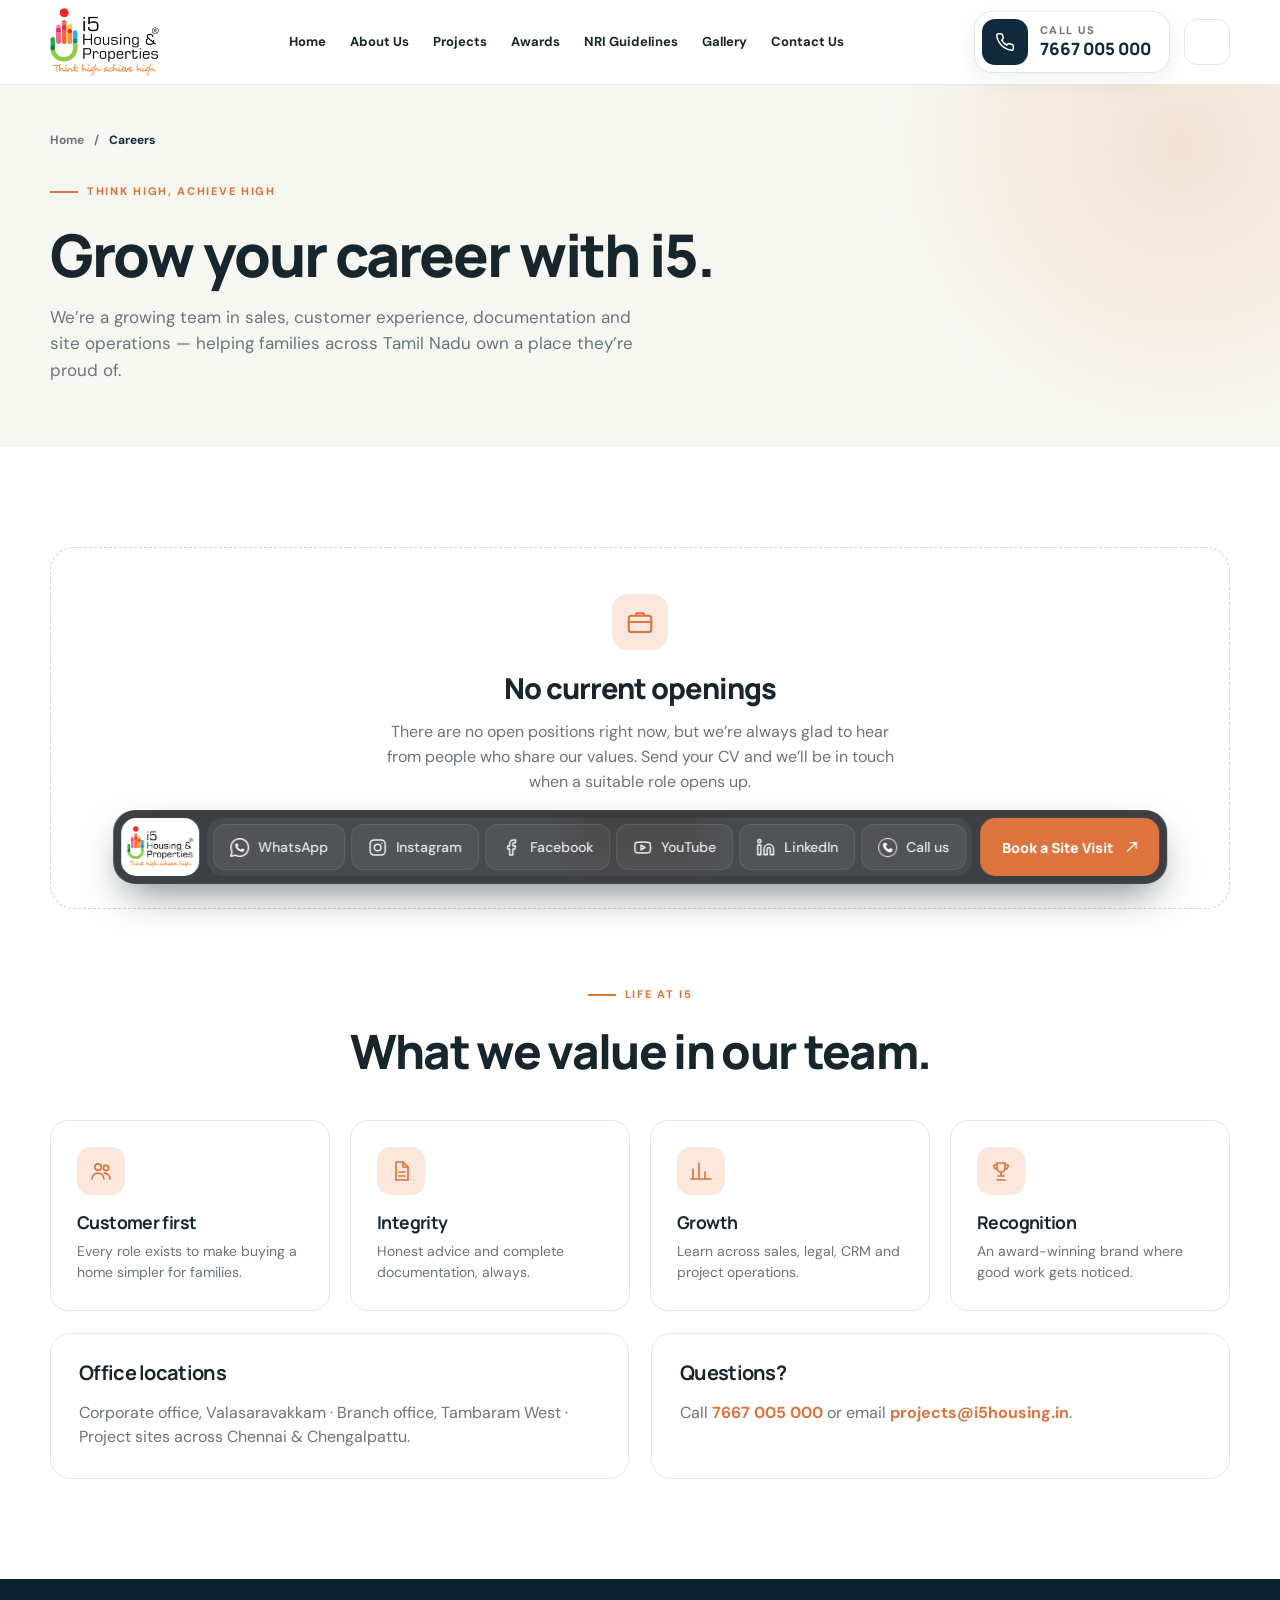
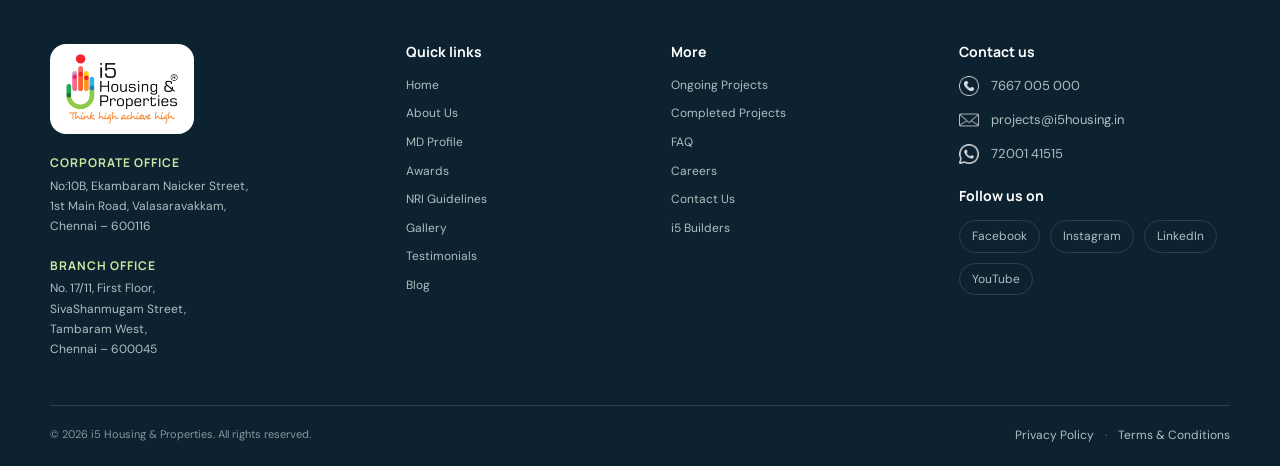
<file: careers.html>
<!DOCTYPE html>
<html lang="en">
<head>
<meta charset="utf-8">
<meta name="viewport" content="width=device-width, initial-scale=1">
<title>Careers | i5 Housing &amp; Properties</title>
<meta name="description" content="Careers at i5 Housing &amp; Properties, Chennai. Send your CV to be considered for future openings in sales, customer experience and operations.">
<link rel="canonical" href="https://i5housingsites-alt.github.io/i5housing/careers.html">
<meta property="og:type" content="website">
<meta property="og:site_name" content="i5 Housing &amp; Properties">
<meta property="og:title" content="Careers | i5 Housing &amp; Properties">
<meta property="og:description" content="Careers at i5 Housing &amp; Properties, Chennai. Send your CV to be considered for future openings in sales, customer experience and operations.">
<meta property="og:url" content="https://i5housingsites-alt.github.io/i5housing/careers.html">
<meta property="og:image" content="https://i5housingsites-alt.github.io/i5housing/images/og-image.jpg">
<meta property="og:image:width" content="1200">
<meta property="og:image:height" content="630">
<meta name="twitter:card" content="summary_large_image">
<meta name="twitter:title" content="Careers | i5 Housing &amp; Properties">
<meta name="twitter:description" content="Careers at i5 Housing &amp; Properties, Chennai. Send your CV to be considered for future openings in sales, customer experience and operations.">
<meta name="twitter:image" content="https://i5housingsites-alt.github.io/i5housing/images/og-image.jpg">
<link rel="icon" href="logo.svg" type="image/svg+xml">
<link rel="preconnect" href="https://fonts.googleapis.com">
<link rel="preconnect" href="https://fonts.gstatic.com" crossorigin>
<link href="https://fonts.googleapis.com/css2?family=DM+Sans:wght@400;500;600;700&family=Manrope:wght@400;500;600;700;800&display=swap" rel="stylesheet">
<link rel="stylesheet" href="css/style.css">
</head>
<body>
<header class="header"><div class="container nav">
<a class="brand-logo" href="index.html" aria-label="i5 Housing & Properties home"><img src="images/i5-logo-transparent.png" alt="i5 Housing & Properties"></a>
<nav class="navlinks" id="navLinks"><a href="index.html">Home</a><a href="about.html">About Us</a><a href="index.html#projects">Projects</a><a href="awards.html">Awards</a><a href="nri.html" class="hide-md">NRI Guidelines</a><a href="gallery.html" class="hide-md">Gallery</a><a href="contact.html">Contact Us</a></nav>
<div class="nav-actions"><a class="nav-call" href="tel:7667005000" aria-label="Call us on 7667 005 000"><span class="nav-call__ico"><svg viewBox="0 0 24 24" aria-hidden="true"><path d="M22 16.9v3a2 2 0 0 1-2.2 2 19.8 19.8 0 0 1-8.6-3.1 19.5 19.5 0 0 1-6-6A19.8 19.8 0 0 1 2.1 4.2 2 2 0 0 1 4.1 2h3a2 2 0 0 1 2 1.7c.1.9.4 1.8.7 2.7a2 2 0 0 1-.5 2.1L8 9.8a16 16 0 0 0 6 6l1.3-1.3a2 2 0 0 1 2.1-.4c.9.3 1.8.6 2.7.7a2 2 0 0 1 1.7 2z"/></svg></span><span class="nav-call__txt"><small>Call us</small><b>7667 005 000</b></span></a><button class="menu-btn" id="menuBtn" type="button" aria-label="Open menu" aria-expanded="false" aria-controls="menuPanel"><span></span><span></span><span></span></button></div>
</div></header>
<main>
<section class="page-hero"><div class="container page-hero__inner">
<div class="page-hero__copy"><nav class="crumbs" aria-label="Breadcrumb"><a href="index.html">Home</a><span aria-hidden="true">/</span><span aria-current="page">Careers</span></nav>
<div class="eyebrow">Think High, Achieve High</div><h1>Grow your career with i5.</h1><p class="page-hero__intro">We’re a growing team in sales, customer experience, documentation and site operations — helping families across Tamil Nadu own a place they’re proud of.</p></div>

</div></section><section class="section"><div class="container">
<div class="empty-state"><svg class="ico" viewBox="0 0 24 24" aria-hidden="true"><rect x="3" y="7" width="18" height="13" rx="2"/><path d="M9 7V5h6v2M3 12h18"/></svg><h2>No current openings</h2><p style="max-width:520px;margin:0 auto 22px">There are no open positions right now, but we’re always glad to hear from people who share our values. Send your CV and we’ll be in touch when a suitable role opens up.</p>
<a class="btn" href="mailto:projects@i5housing.in?subject=Career%20enquiry%20%E2%80%93%20CV">Email your CV<i class="ico-arrow" aria-hidden="true"></i></a></div>
<div class="sec-head center" style="margin-top:70px"><div class="eyebrow">Life at i5</div><h2>What we value in our team.</h2></div><div class="grid-4"><article class="icard"><div class="ico-wrap"><svg class="ico" viewBox="0 0 24 24" aria-hidden="true"><circle cx="9" cy="8" r="3.2"/><path d="M3 20c0-3.3 2.7-6 6-6s6 2.7 6 6"/><circle cx="17" cy="9" r="2.6"/><path d="M15.5 14.2c3 .2 5.5 2.6 5.5 5.8"/></svg></div><h3>Customer first</h3><p>Every role exists to make buying a home simpler for families.</p></article><article class="icard"><div class="ico-wrap"><svg class="ico" viewBox="0 0 24 24" aria-hidden="true"><path d="M7 3h7l5 5v13H7z"/><path d="M14 3v5h5M10 13h6M10 17h6"/></svg></div><h3>Integrity</h3><p>Honest advice and complete documentation, always.</p></article><article class="icard"><div class="ico-wrap"><svg class="ico" viewBox="0 0 24 24" aria-hidden="true"><path d="M4 20V10M10 20V4M16 20v-7M22 20H2"/></svg></div><h3>Growth</h3><p>Learn across sales, legal, CRM and project operations.</p></article><article class="icard"><div class="ico-wrap"><svg class="ico" viewBox="0 0 24 24" aria-hidden="true"><path d="M8 4h8v5a4 4 0 0 1-8 0zM8 6H5a3 3 0 0 0 3 4M16 6h3a3 3 0 0 1-3 4M12 13v4M8 21h8M9 17h6"/></svg></div><h3>Recognition</h3><p>An award-winning brand where good work gets noticed.</p></article></div><div class="grid-2" style="margin-top:22px"><div class="panel"><h3>Office locations</h3><p style="margin:0">Corporate office, Valasaravakkam · Branch office, Tambaram West · Project sites across Chennai &amp; Chengalpattu.</p></div><div class="panel"><h3>Questions?</h3><p style="margin:0">Call <a href="tel:7667005000" style="color:var(--green);font-weight:700">7667 005 000</a> or email <a href="mailto:projects@i5housing.in" style="color:var(--green);font-weight:700">projects@i5housing.in</a>.</p></div></div>
</div></section>
</main>
<footer class="footer"><div class="container"><div class="footer-grid">
<div><a class="footer-logo" href="index.html" aria-label="i5 Housing & Properties home"><img src="images/i5-logo-transparent.png" alt="i5 Housing & Properties"></a><div class="footer-address"><h4>Corporate Office</h4><p>No:10B, Ekambaram Naicker Street,<br>1st Main Road, Valasaravakkam,<br>Chennai – 600116</p></div><div class="footer-address"><h4>Branch Office</h4><p>No. 17/11, First Floor,<br>SivaShanmugam Street,<br>Tambaram West,<br>Chennai – 600045</p></div></div>
<div><h4>Quick links</h4><div class="footer-links"><a href="index.html">Home</a><a href="about.html">About Us</a><a href="about.html#founder">MD Profile</a><a href="awards.html">Awards</a><a href="nri.html">NRI Guidelines</a><a href="gallery.html">Gallery</a><a href="testimonials.html">Testimonials</a><a href="https://i5housing.com/blog/" target="_blank" rel="noopener">Blog</a></div></div>
<div><h4>More</h4><div class="footer-links"><a href="index.html#projects">Ongoing Projects</a><a href="completed-projects.html">Completed Projects</a><a href="faq.html">FAQ</a><a href="careers.html">Careers</a><a href="contact.html">Contact Us</a><a href="https://i5builders.in/" target="_blank" rel="noopener">i5 Builders</a></div></div>
<div><h4>Contact us</h4><div class="footer-links footer-contact"><a href="tel:7667005000"><img src="images/icons/phone.png" alt="" width="20" height="20">7667 005 000</a><a href="mailto:projects@i5housing.in"><img src="images/icons/email.png" alt="" width="20" height="20">projects@i5housing.in</a><a href="https://wa.me/917200141515" target="_blank" rel="noopener" aria-label="WhatsApp 72001 41515"><img src="images/icons/whatsapp.png" alt="" width="20" height="20">72001 41515</a></div><h4 style="margin-top:24px">Follow us on</h4><div class="footer-social"><a href="https://www.facebook.com/i5housingandproperties" target="_blank" rel="noopener">Facebook</a><a href="https://www.instagram.com/i5housingpropertytrend/" target="_blank" rel="noopener">Instagram</a><a href="https://www.linkedin.com/company/i5-housing-properties/" target="_blank" rel="noopener">LinkedIn</a><a href="https://www.youtube.com/@i5housingproperties" target="_blank" rel="noopener">YouTube</a></div></div>
</div>
<div class="footer-bottom"><span>© <span id="year"></span> i5 Housing &amp; Properties. All rights reserved.</span><span><a href="privacy.html">Privacy Policy</a>　·　<a href="terms.html">Terms &amp; Conditions</a></span></div>
</div></footer>
<script src="js/site.js" defer></script>
</body>
</html>
</file>
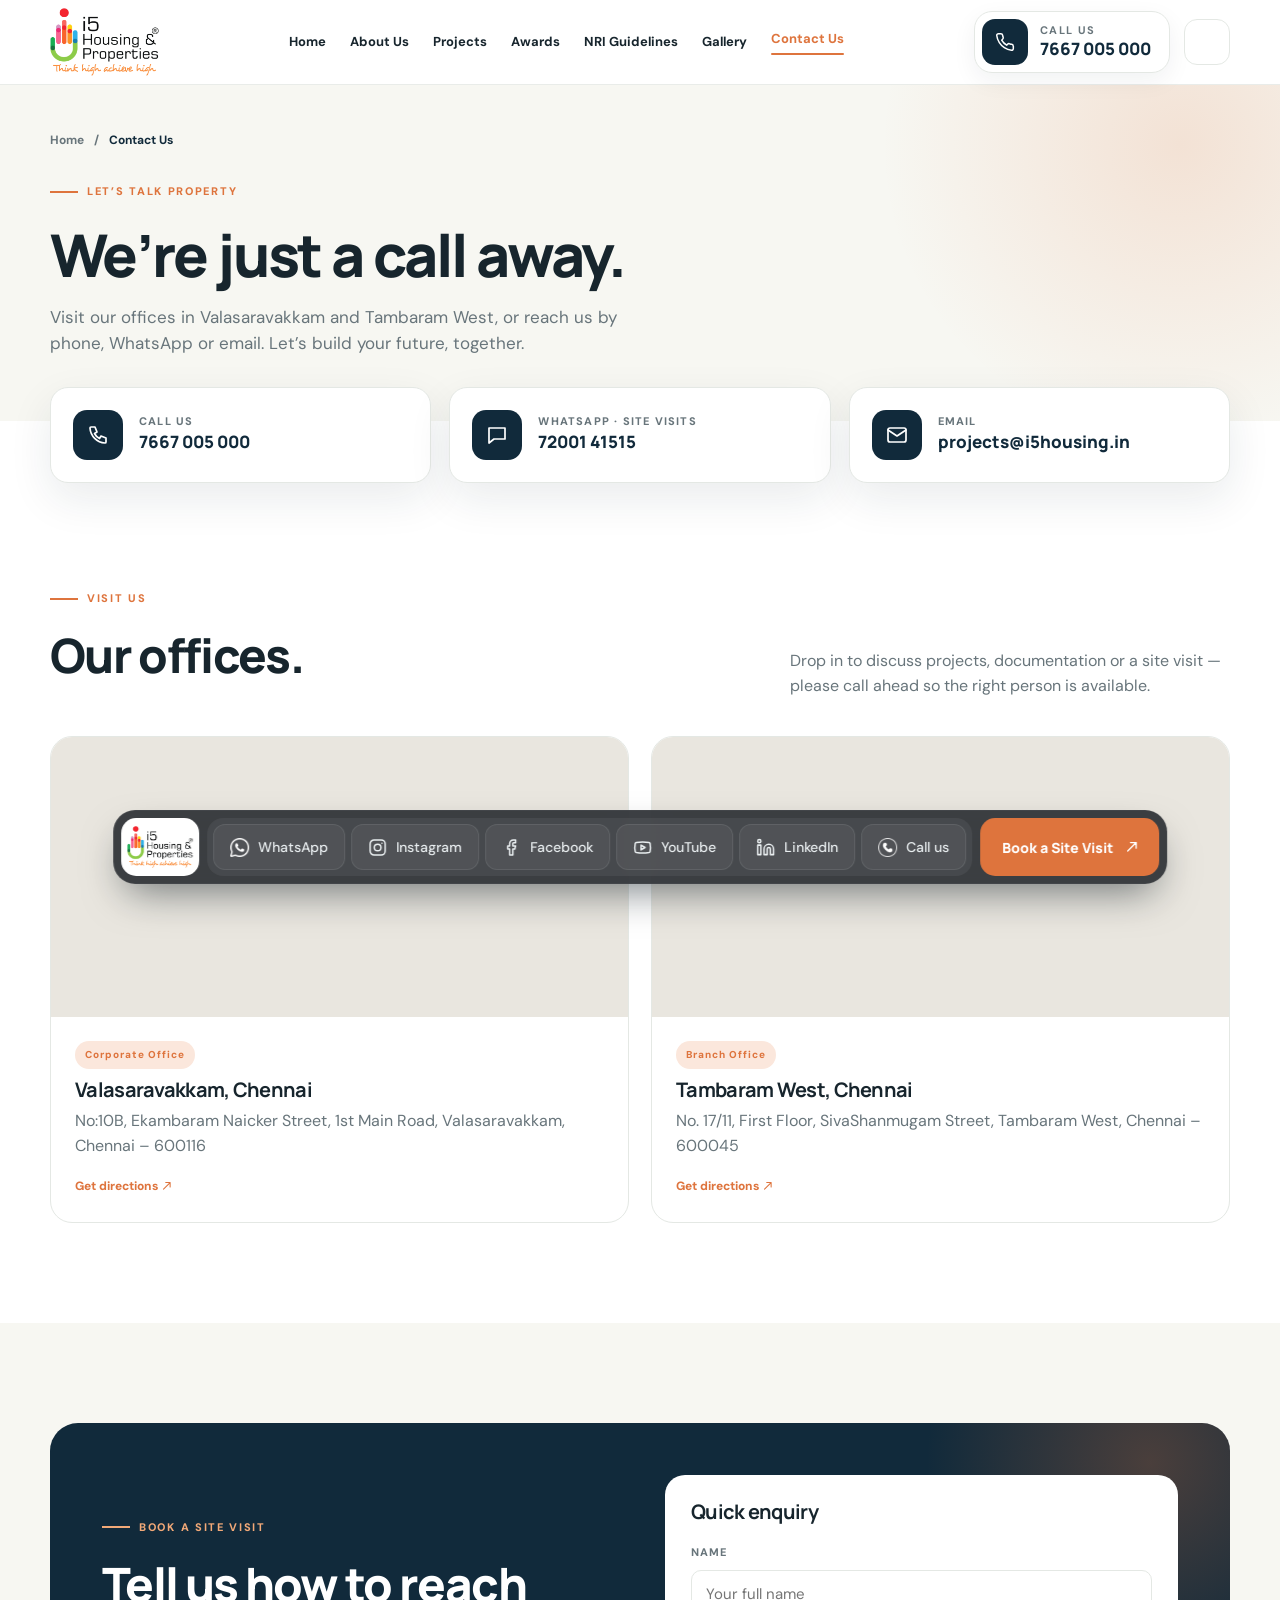
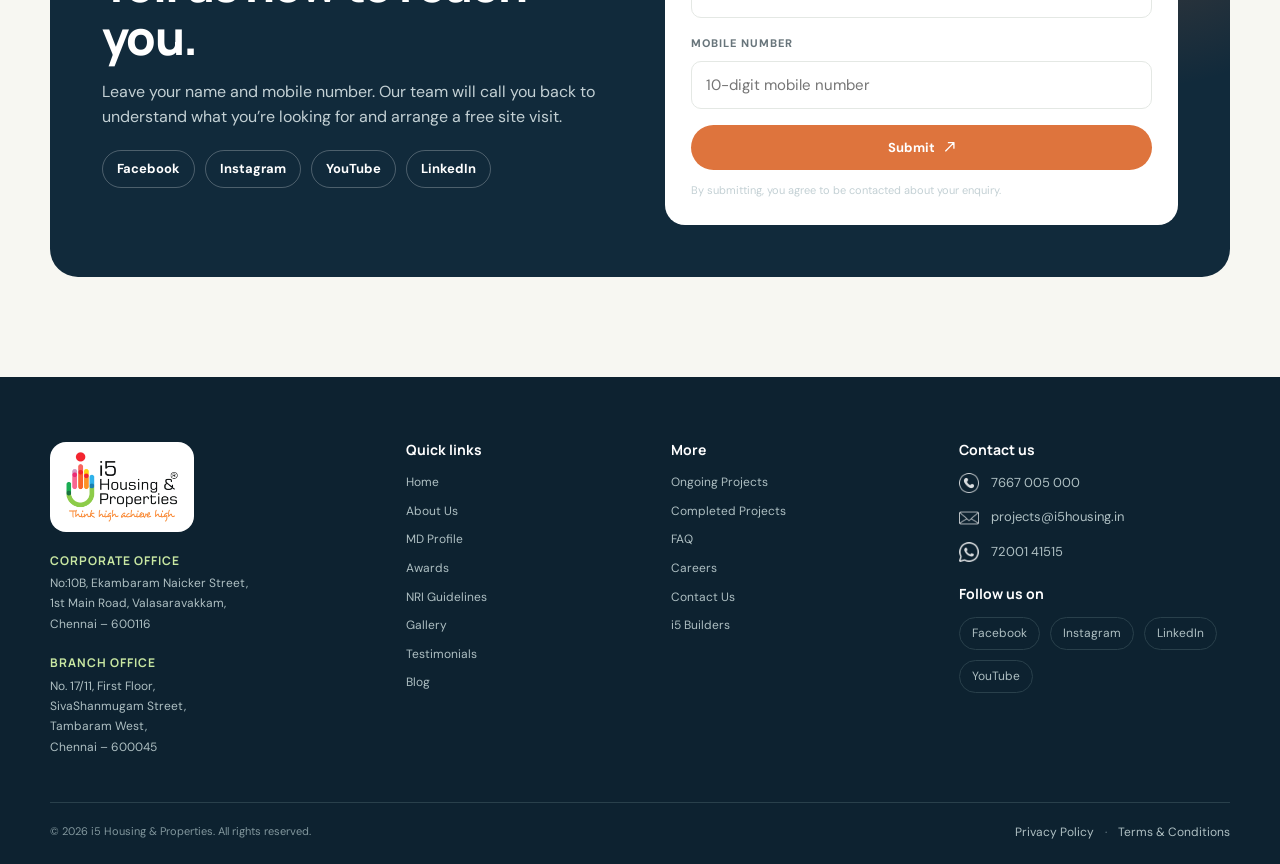
<file: contact.html>
<!DOCTYPE html>
<html lang="en">
<head>
<meta charset="utf-8">
<meta name="viewport" content="width=device-width, initial-scale=1">
<title>Contact Us | i5 Housing &amp; Properties, Chennai</title>
<meta name="description" content="Call 7667 005 000, WhatsApp 72001 41515 or visit our offices in Valasaravakkam and Tambaram West, Chennai.">
<link rel="canonical" href="https://i5housingsites-alt.github.io/i5housing/contact.html">
<meta property="og:type" content="website">
<meta property="og:site_name" content="i5 Housing &amp; Properties">
<meta property="og:title" content="Contact Us | i5 Housing &amp; Properties, Chennai">
<meta property="og:description" content="Call 7667 005 000, WhatsApp 72001 41515 or visit our offices in Valasaravakkam and Tambaram West, Chennai.">
<meta property="og:url" content="https://i5housingsites-alt.github.io/i5housing/contact.html">
<meta property="og:image" content="https://i5housingsites-alt.github.io/i5housing/images/og-image.jpg">
<meta property="og:image:width" content="1200">
<meta property="og:image:height" content="630">
<meta name="twitter:card" content="summary_large_image">
<meta name="twitter:title" content="Contact Us | i5 Housing &amp; Properties, Chennai">
<meta name="twitter:description" content="Call 7667 005 000, WhatsApp 72001 41515 or visit our offices in Valasaravakkam and Tambaram West, Chennai.">
<meta name="twitter:image" content="https://i5housingsites-alt.github.io/i5housing/images/og-image.jpg">
<link rel="icon" href="logo.svg" type="image/svg+xml">
<link rel="preconnect" href="https://fonts.googleapis.com">
<link rel="preconnect" href="https://fonts.gstatic.com" crossorigin>
<link href="https://fonts.googleapis.com/css2?family=DM+Sans:wght@400;500;600;700&family=Manrope:wght@400;500;600;700;800&display=swap" rel="stylesheet">
<link rel="stylesheet" href="css/style.css">
</head>
<body>
<header class="header"><div class="container nav">
<a class="brand-logo" href="index.html" aria-label="i5 Housing & Properties home"><img src="images/i5-logo-transparent.png" alt="i5 Housing & Properties"></a>
<nav class="navlinks" id="navLinks"><a href="index.html">Home</a><a href="about.html">About Us</a><a href="index.html#projects">Projects</a><a href="awards.html">Awards</a><a href="nri.html" class="hide-md">NRI Guidelines</a><a href="gallery.html" class="hide-md">Gallery</a><a href="contact.html" class="is-current" aria-current="page">Contact Us</a></nav>
<div class="nav-actions"><a class="nav-call" href="tel:7667005000" aria-label="Call us on 7667 005 000"><span class="nav-call__ico"><svg viewBox="0 0 24 24" aria-hidden="true"><path d="M22 16.9v3a2 2 0 0 1-2.2 2 19.8 19.8 0 0 1-8.6-3.1 19.5 19.5 0 0 1-6-6A19.8 19.8 0 0 1 2.1 4.2 2 2 0 0 1 4.1 2h3a2 2 0 0 1 2 1.7c.1.9.4 1.8.7 2.7a2 2 0 0 1-.5 2.1L8 9.8a16 16 0 0 0 6 6l1.3-1.3a2 2 0 0 1 2.1-.4c.9.3 1.8.6 2.7.7a2 2 0 0 1 1.7 2z"/></svg></span><span class="nav-call__txt"><small>Call us</small><b>7667 005 000</b></span></a><button class="menu-btn" id="menuBtn" type="button" aria-label="Open menu" aria-expanded="false" aria-controls="menuPanel"><span></span><span></span><span></span></button></div>
</div></header>
<main>
<section class="page-hero"><div class="container page-hero__inner">
<div class="page-hero__copy"><nav class="crumbs" aria-label="Breadcrumb"><a href="index.html">Home</a><span aria-hidden="true">/</span><span aria-current="page">Contact Us</span></nav>
<div class="eyebrow">Let’s talk property</div><h1>We’re just a call away.</h1><p class="page-hero__intro">Visit our offices in Valasaravakkam and Tambaram West, or reach us by phone, WhatsApp or email. Let’s build your future, together.</p></div>

</div></section><div class="container"><div class="contact-cards">
<a class="ccard" href="tel:7667005000"><span class="ico-wrap"><svg class="ico" viewBox="0 0 24 24" aria-hidden="true"><path d="M5 4h4l2 5-2.5 1.5a11 11 0 0 0 5 5L15 13l5 2v4a1 1 0 0 1-1 1A16 16 0 0 1 4 5a1 1 0 0 1 1-1z"/></svg></span><span><small>Call us</small><b>7667 005 000</b></span></a>
<a class="ccard" href="https://wa.me/917200141515" target="_blank" rel="noopener"><span class="ico-wrap"><svg class="ico" viewBox="0 0 24 24" aria-hidden="true"><path d="M4 5h16v11H9l-5 4z"/></svg></span><span><small>WhatsApp · site visits</small><b>72001 41515</b></span></a>
<a class="ccard" href="mailto:projects@i5housing.in"><span class="ico-wrap"><svg class="ico" viewBox="0 0 24 24" aria-hidden="true"><rect x="3" y="5" width="18" height="14" rx="2"/><path d="M3 7l9 6 9-6"/></svg></span><span><small>Email</small><b>projects@i5housing.in</b></span></a>
</div></div><section class="section"><div class="container"><div class="sec-head"><div><div class="eyebrow">Visit us</div><h2>Our offices.</h2></div><p>Drop in to discuss projects, documentation or a site visit — please call ahead so the right person is available.</p></div>
<div class="offices">
<article class="office"><iframe src="https://www.google.com/maps/embed?pb=!1m14!1m8!1m3!1d242.93322449149454!2d80.1678358!3d13.0400263!3m2!1i1024!2i768!4f13.1!3m3!1m2!1s0x3a5264217afd2b69%3A0xee569bed1b821934!2si5%20HOUSING%20AND%20PROPERTIES%20LLP!5e0!3m2!1sen!2sin!4v1772110611943!5m2!1sen!2sin" title="Map: i5 Housing corporate office, Valasaravakkam" loading="lazy" referrerpolicy="no-referrer-when-downgrade" allowfullscreen></iframe><div class="office-body"><span class="badge">Corporate Office</span><h3>Valasaravakkam, Chennai</h3><p>No:10B, Ekambaram Naicker Street, 1st Main Road, Valasaravakkam, Chennai – 600116</p><a class="arrow-link" href="https://maps.google.com/?q=i5+Housing+and+Properties+LLP+Valasaravakkam" target="_blank" rel="noopener">Get directions<i class="ico-arrow" aria-hidden="true"></i></a></div></article>
<article class="office"><iframe src="https://www.google.com/maps/embed?pb=!1m18!1m12!1m3!1d3888.7240720079044!2d80.1102399757551!3d12.925447815887104!2m3!1f0!2f0!3f0!3m2!1i1024!2i768!4f13.1!3m3!1m2!1s0x3a525f6185d9439d%3A0xd0a6c40b6b21a07f!2si5%20Housing%20and%20Properties!5e0!3m2!1sen!2sin!4v1768817420187!5m2!1sen!2sin" title="Map: i5 Housing branch office, Tambaram West" loading="lazy" referrerpolicy="no-referrer-when-downgrade" allowfullscreen></iframe><div class="office-body"><span class="badge">Branch Office</span><h3>Tambaram West, Chennai</h3><p>No. 17/11, First Floor, SivaShanmugam Street, Tambaram West, Chennai – 600045</p><a class="arrow-link" href="https://maps.google.com/?q=i5+Housing+and+Properties+Tambaram+West" target="_blank" rel="noopener">Get directions<i class="ico-arrow" aria-hidden="true"></i></a></div></article>
</div></div></section><section class="section soft" id="enquire"><div class="container"><div class="enquire">
<div><div class="eyebrow">Book a site visit</div><h2>Tell us how to reach you.</h2><p>Leave your name and mobile number. Our team will call you back to understand what you’re looking for and arrange a free site visit.</p>
<div class="socials-row"><a href="https://www.facebook.com/i5housingandproperties" target="_blank" rel="noopener">Facebook</a><a href="https://www.instagram.com/i5housingpropertytrend/" target="_blank" rel="noopener">Instagram</a><a href="https://www.youtube.com/@i5housingproperties" target="_blank" rel="noopener">YouTube</a><a href="https://www.linkedin.com/company/i5-housing-properties/" target="_blank" rel="noopener">LinkedIn</a></div></div>
<form class="qform" id="contact-form">
<h3 style="margin:0 0 4px">Quick enquiry</h3>
<div><label for="contact-name">Name</label><input id="contact-name" name="name" autocomplete="name" required placeholder="Your full name"></div>
<div><label for="contact-phone">Mobile number</label><input id="contact-phone" name="phone" type="tel" inputmode="tel" autocomplete="tel" required placeholder="10-digit mobile number"></div>

<button class="btn" type="submit">Submit<i class="ico-arrow" aria-hidden="true"></i></button>
<p class="form-note">By submitting, you agree to be contacted about your enquiry.</p>
<div class="ok" role="status"><svg class="ico" viewBox="0 0 24 24" aria-hidden="true"><path d="M5 12.5l4.5 4.5L19 7.5"/></svg><h3>Thank you!</h3><p style="margin:0">Your response is noted. Our team will get back to you shortly.</p></div>
</form>
</div></div></section>
</main>
<footer class="footer"><div class="container"><div class="footer-grid">
<div><a class="footer-logo" href="index.html" aria-label="i5 Housing & Properties home"><img src="images/i5-logo-transparent.png" alt="i5 Housing & Properties"></a><div class="footer-address"><h4>Corporate Office</h4><p>No:10B, Ekambaram Naicker Street,<br>1st Main Road, Valasaravakkam,<br>Chennai – 600116</p></div><div class="footer-address"><h4>Branch Office</h4><p>No. 17/11, First Floor,<br>SivaShanmugam Street,<br>Tambaram West,<br>Chennai – 600045</p></div></div>
<div><h4>Quick links</h4><div class="footer-links"><a href="index.html">Home</a><a href="about.html">About Us</a><a href="about.html#founder">MD Profile</a><a href="awards.html">Awards</a><a href="nri.html">NRI Guidelines</a><a href="gallery.html">Gallery</a><a href="testimonials.html">Testimonials</a><a href="https://i5housing.com/blog/" target="_blank" rel="noopener">Blog</a></div></div>
<div><h4>More</h4><div class="footer-links"><a href="index.html#projects">Ongoing Projects</a><a href="completed-projects.html">Completed Projects</a><a href="faq.html">FAQ</a><a href="careers.html">Careers</a><a href="contact.html">Contact Us</a><a href="https://i5builders.in/" target="_blank" rel="noopener">i5 Builders</a></div></div>
<div><h4>Contact us</h4><div class="footer-links footer-contact"><a href="tel:7667005000"><img src="images/icons/phone.png" alt="" width="20" height="20">7667 005 000</a><a href="mailto:projects@i5housing.in"><img src="images/icons/email.png" alt="" width="20" height="20">projects@i5housing.in</a><a href="https://wa.me/917200141515" target="_blank" rel="noopener" aria-label="WhatsApp 72001 41515"><img src="images/icons/whatsapp.png" alt="" width="20" height="20">72001 41515</a></div><h4 style="margin-top:24px">Follow us on</h4><div class="footer-social"><a href="https://www.facebook.com/i5housingandproperties" target="_blank" rel="noopener">Facebook</a><a href="https://www.instagram.com/i5housingpropertytrend/" target="_blank" rel="noopener">Instagram</a><a href="https://www.linkedin.com/company/i5-housing-properties/" target="_blank" rel="noopener">LinkedIn</a><a href="https://www.youtube.com/@i5housingproperties" target="_blank" rel="noopener">YouTube</a></div></div>
</div>
<div class="footer-bottom"><span>© <span id="year"></span> i5 Housing &amp; Properties. All rights reserved.</span><span><a href="privacy.html">Privacy Policy</a>　·　<a href="terms.html">Terms &amp; Conditions</a></span></div>
</div></footer>
<script src="js/site.js" defer></script>
</body>
</html>
</file>
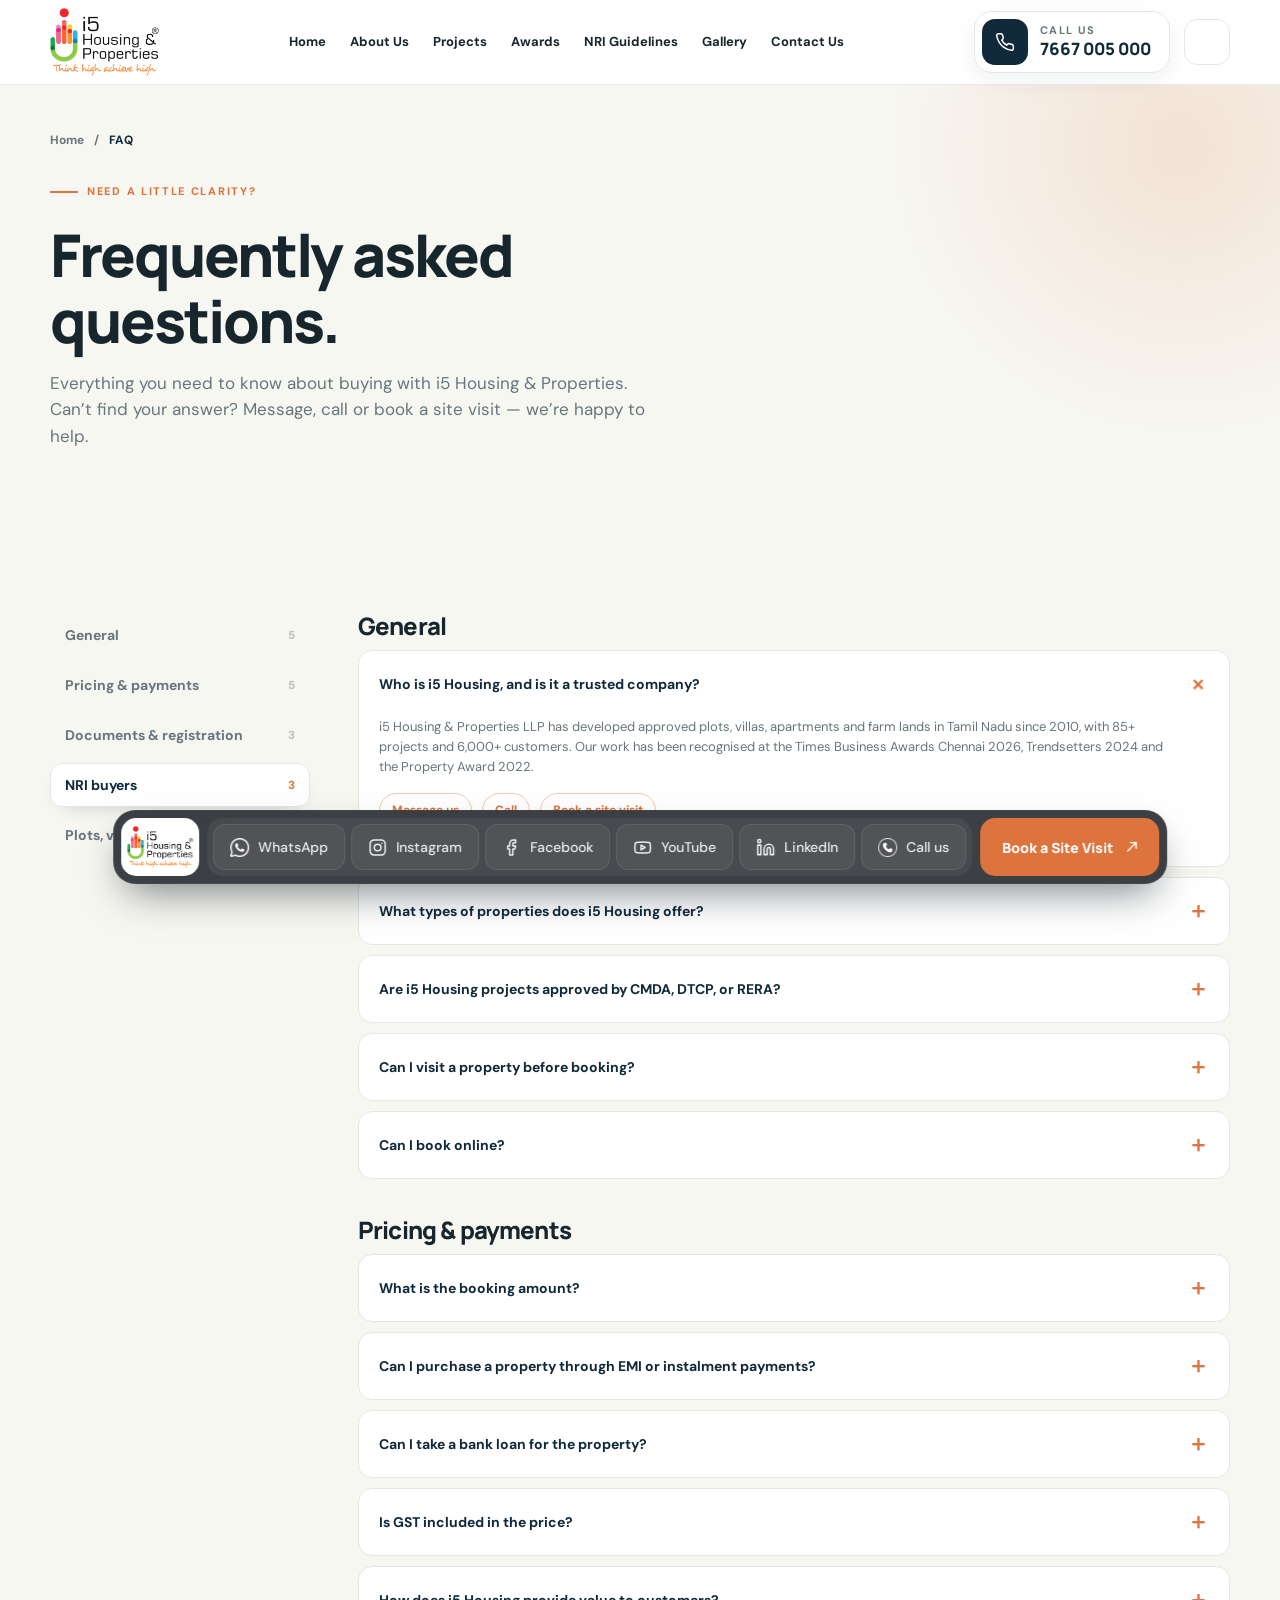
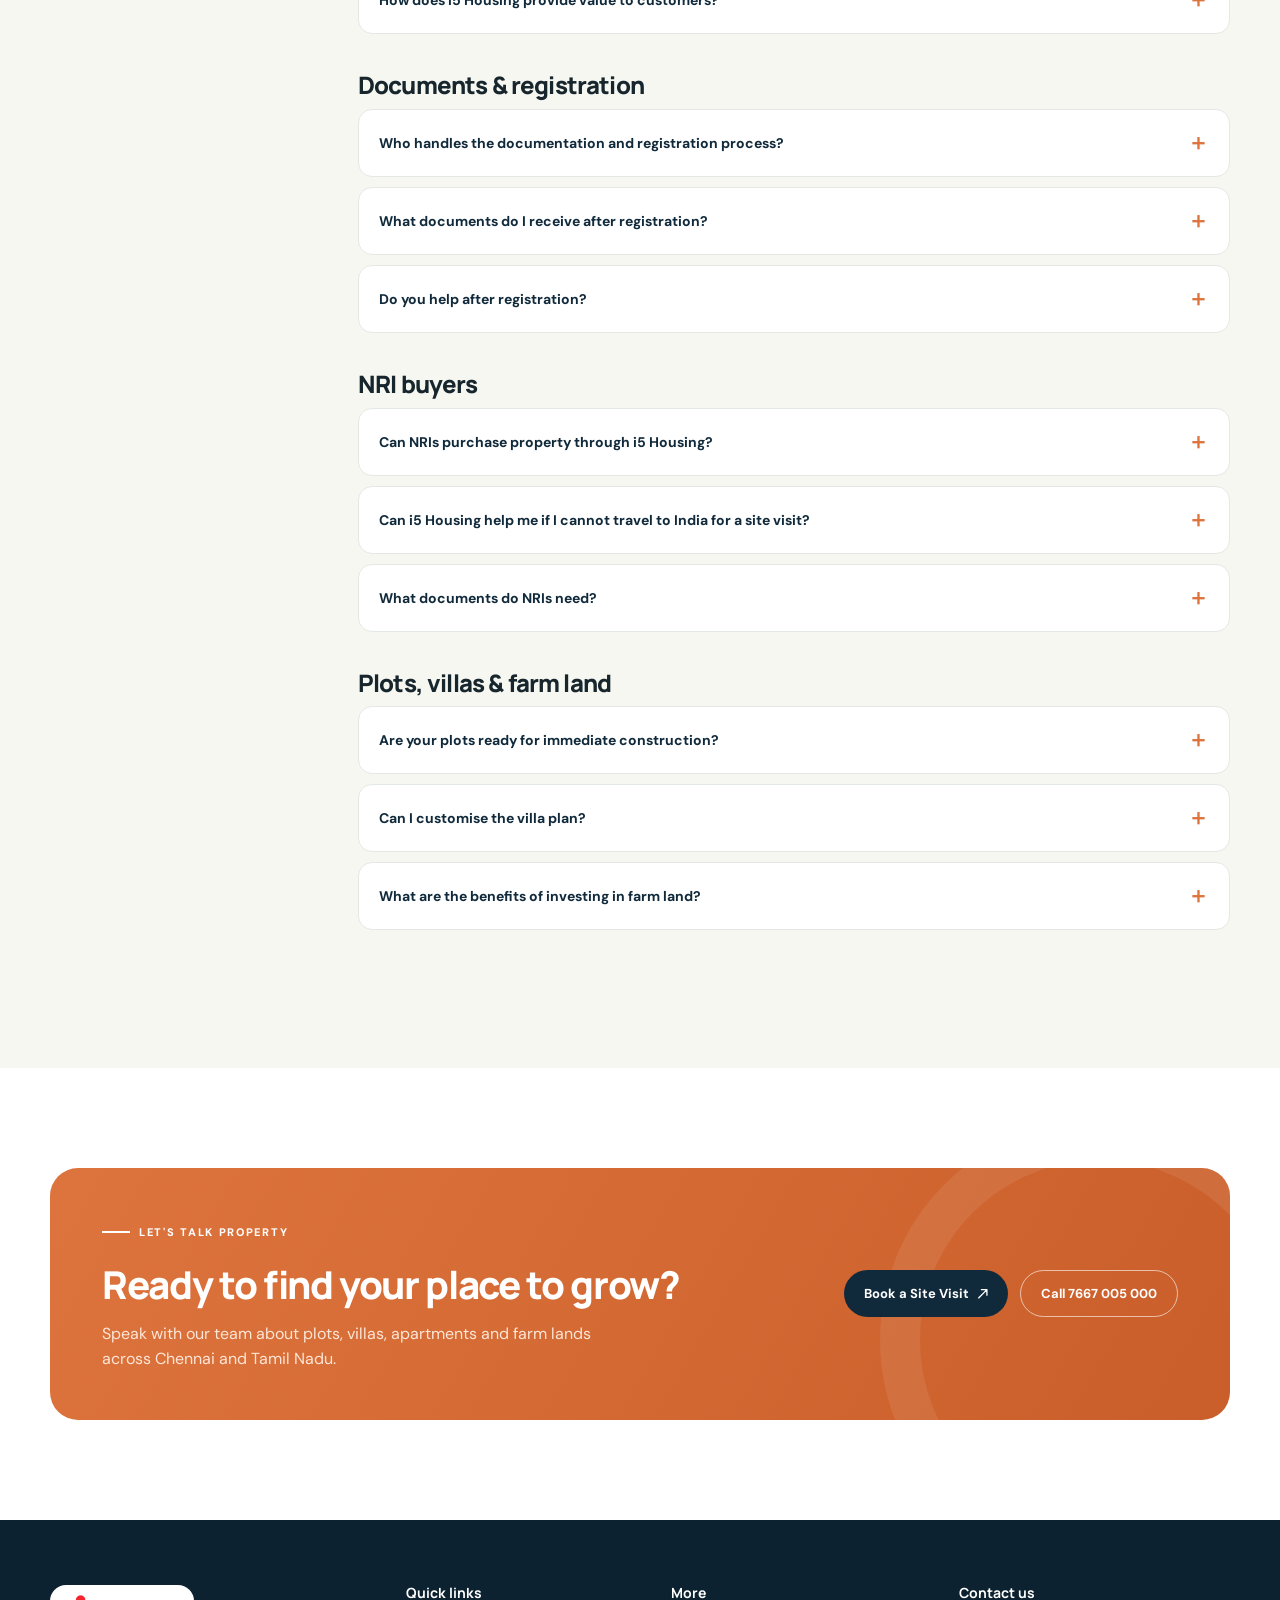
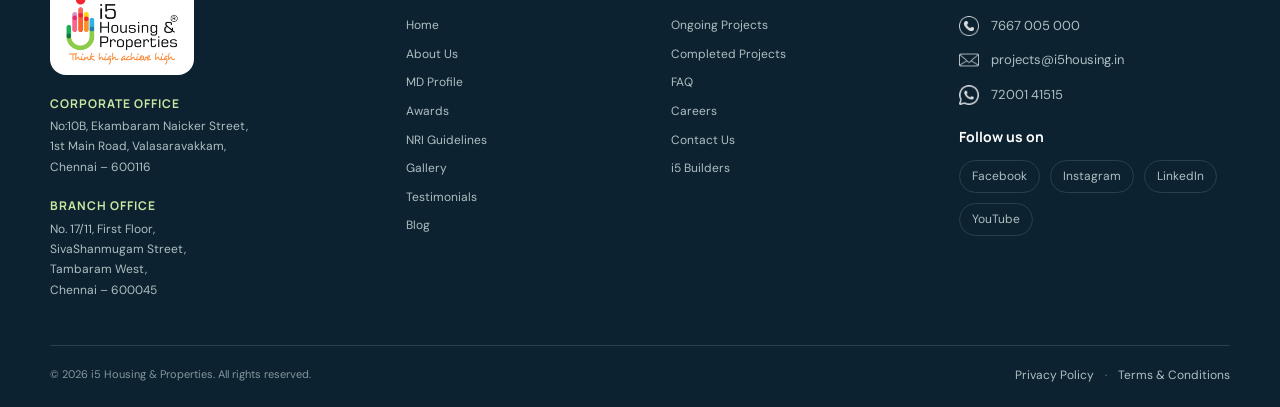
<file: faq.html>
<!DOCTYPE html>
<html lang="en">
<head>
<meta charset="utf-8">
<meta name="viewport" content="width=device-width, initial-scale=1">
<title>FAQ | Buying Property with i5 Housing &amp; Properties</title>
<meta name="description" content="Answers about approvals, booking amounts, EMI, bank loans, registration, NRI purchases and site visits with i5 Housing &amp; Properties.">
<link rel="canonical" href="https://i5housingsites-alt.github.io/i5housing/faq.html">
<meta property="og:type" content="website">
<meta property="og:site_name" content="i5 Housing &amp; Properties">
<meta property="og:title" content="FAQ | Buying Property with i5 Housing &amp; Properties">
<meta property="og:description" content="Answers about approvals, booking amounts, EMI, bank loans, registration, NRI purchases and site visits with i5 Housing &amp; Properties.">
<meta property="og:url" content="https://i5housingsites-alt.github.io/i5housing/faq.html">
<meta property="og:image" content="https://i5housingsites-alt.github.io/i5housing/images/og-image.jpg">
<meta property="og:image:width" content="1200">
<meta property="og:image:height" content="630">
<meta name="twitter:card" content="summary_large_image">
<meta name="twitter:title" content="FAQ | Buying Property with i5 Housing &amp; Properties">
<meta name="twitter:description" content="Answers about approvals, booking amounts, EMI, bank loans, registration, NRI purchases and site visits with i5 Housing &amp; Properties.">
<meta name="twitter:image" content="https://i5housingsites-alt.github.io/i5housing/images/og-image.jpg">
<link rel="icon" href="logo.svg" type="image/svg+xml">
<link rel="preconnect" href="https://fonts.googleapis.com">
<link rel="preconnect" href="https://fonts.gstatic.com" crossorigin>
<link href="https://fonts.googleapis.com/css2?family=DM+Sans:wght@400;500;600;700&family=Manrope:wght@400;500;600;700;800&display=swap" rel="stylesheet">
<link rel="stylesheet" href="css/style.css">
</head>
<body>
<header class="header"><div class="container nav">
<a class="brand-logo" href="index.html" aria-label="i5 Housing & Properties home"><img src="images/i5-logo-transparent.png" alt="i5 Housing & Properties"></a>
<nav class="navlinks" id="navLinks"><a href="index.html">Home</a><a href="about.html">About Us</a><a href="index.html#projects">Projects</a><a href="awards.html">Awards</a><a href="nri.html" class="hide-md">NRI Guidelines</a><a href="gallery.html" class="hide-md">Gallery</a><a href="contact.html">Contact Us</a></nav>
<div class="nav-actions"><a class="nav-call" href="tel:7667005000" aria-label="Call us on 7667 005 000"><span class="nav-call__ico"><svg viewBox="0 0 24 24" aria-hidden="true"><path d="M22 16.9v3a2 2 0 0 1-2.2 2 19.8 19.8 0 0 1-8.6-3.1 19.5 19.5 0 0 1-6-6A19.8 19.8 0 0 1 2.1 4.2 2 2 0 0 1 4.1 2h3a2 2 0 0 1 2 1.7c.1.9.4 1.8.7 2.7a2 2 0 0 1-.5 2.1L8 9.8a16 16 0 0 0 6 6l1.3-1.3a2 2 0 0 1 2.1-.4c.9.3 1.8.6 2.7.7a2 2 0 0 1 1.7 2z"/></svg></span><span class="nav-call__txt"><small>Call us</small><b>7667 005 000</b></span></a><button class="menu-btn" id="menuBtn" type="button" aria-label="Open menu" aria-expanded="false" aria-controls="menuPanel"><span></span><span></span><span></span></button></div>
</div></header>
<main>
<section class="page-hero"><div class="container page-hero__inner">
<div class="page-hero__copy"><nav class="crumbs" aria-label="Breadcrumb"><a href="index.html">Home</a><span aria-hidden="true">/</span><span aria-current="page">FAQ</span></nav>
<div class="eyebrow">Need a little clarity?</div><h1>Frequently asked questions.</h1><p class="page-hero__intro">Everything you need to know about buying with i5 Housing &amp; Properties. Can’t find your answer? Message, call or book a site visit — we’re happy to help.</p></div>

</div></section><section class="section soft"><div class="container faq-layout"><aside class="faq-cats" aria-label="FAQ categories"><button type="button" class="faq-cat is-active" data-target="general">General<small>5</small></button><button type="button" class="faq-cat" data-target="pricing">Pricing &amp; payments<small>5</small></button><button type="button" class="faq-cat" data-target="documents">Documents &amp; registration<small>3</small></button><button type="button" class="faq-cat" data-target="nri">NRI buyers<small>3</small></button><button type="button" class="faq-cat" data-target="property">Plots, villas &amp; farm land<small>3</small></button></aside><div><div class="faq-group" id="general"><h2>General</h2><div class="faq-item open"><button class="faq-question"><span>Who is i5 Housing, and is it a trusted company?</span><span>＋</span></button><div class="faq-answer"><p>i5 Housing &amp; Properties LLP has developed approved plots, villas, apartments and farm lands in Tamil Nadu since 2010, with 85+ projects and 6,000+ customers. Our work has been recognised at the Times Business Awards Chennai 2026, Trendsetters 2024 and the Property Award 2022.</p><div class="faq-cta"><a href="https://wa.me/917200141515" target="_blank" rel="noopener">Message us</a><a href="tel:7667005000">Call</a><a href="contact.html#enquire">Book a site visit</a></div></div></div><div class="faq-item"><button class="faq-question"><span>What types of properties does i5 Housing offer?</span><span>＋</span></button><div class="faq-answer"><p>Approved residential plots, villas, apartments, farm lands and commercial land across Chennai and Tamil Nadu — including West Tambaram, Vandalur, Guduvancheri, OMR, ECR, Chengalpattu and Oragadam.</p><div class="faq-cta"><a href="https://wa.me/917200141515" target="_blank" rel="noopener">Message us</a><a href="tel:7667005000">Call</a><a href="contact.html#enquire">Book a site visit</a></div></div></div><div class="faq-item"><button class="faq-question"><span>Are i5 Housing projects approved by CMDA, DTCP, or RERA?</span><span>＋</span></button><div class="faq-answer"><p>Yes. Our projects carry DTCP, CMDA or RERA approval as applicable, with clear titles and legal documentation. Ask our team for the approval number of any project you are considering.</p><div class="faq-cta"><a href="https://wa.me/917200141515" target="_blank" rel="noopener">Message us</a><a href="tel:7667005000">Call</a><a href="contact.html#enquire">Book a site visit</a></div></div></div><div class="faq-item"><button class="faq-question"><span>Can I visit a property before booking?</span><span>＋</span></button><div class="faq-answer"><p>Yes. Site visits are free, and our team can help with travel and walk you through the layout on site.</p><div class="faq-cta"><a href="https://wa.me/917200141515" target="_blank" rel="noopener">Message us</a><a href="tel:7667005000">Call</a><a href="contact.html#enquire">Book a site visit</a></div></div></div><div class="faq-item"><button class="faq-question"><span>Can I book online?</span><span>＋</span></button><div class="faq-answer"><p>Yes. You can reserve, book and pay online from anywhere — useful if you live outside Chennai or abroad.</p><div class="faq-cta"><a href="https://wa.me/917200141515" target="_blank" rel="noopener">Message us</a><a href="tel:7667005000">Call</a><a href="contact.html#enquire">Book a site visit</a></div></div></div></div><div class="faq-group" id="pricing"><h2>Pricing &amp; payments</h2><div class="faq-item"><button class="faq-question"><span>What is the booking amount?</span><span>＋</span></button><div class="faq-answer"><p>Typically between ₹25,000 and ₹3 lakh, depending on the property and its price. We confirm your preferred plot or unit before you pay.</p><div class="faq-cta"><a href="https://wa.me/917200141515" target="_blank" rel="noopener">Message us</a><a href="tel:7667005000">Call</a><a href="contact.html#enquire">Book a site visit</a></div></div></div><div class="faq-item"><button class="faq-question"><span>Can I purchase a property through EMI or instalment payments?</span><span>＋</span></button><div class="faq-answer"><p>Yes. Selected projects offer 0% interest EMI and flexible schedules such as part-payment and registration-linked instalments.</p><div class="faq-cta"><a href="https://wa.me/917200141515" target="_blank" rel="noopener">Message us</a><a href="tel:7667005000">Call</a><a href="contact.html#enquire">Book a site visit</a></div></div></div><div class="faq-item"><button class="faq-question"><span>Can I take a bank loan for the property?</span><span>＋</span></button><div class="faq-answer"><p>Yes. We help arrange home and plot loans through banks and NBFCs, subject to project approval and your eligibility.</p><div class="faq-cta"><a href="https://wa.me/917200141515" target="_blank" rel="noopener">Message us</a><a href="tel:7667005000">Call</a><a href="contact.html#enquire">Book a site visit</a></div></div></div><div class="faq-item"><button class="faq-question"><span>Is GST included in the price?</span><span>＋</span></button><div class="faq-answer"><p>GST applies to under-construction villas and apartments. It does not apply to land or plots.</p><div class="faq-cta"><a href="https://wa.me/917200141515" target="_blank" rel="noopener">Message us</a><a href="tel:7667005000">Call</a><a href="contact.html#enquire">Book a site visit</a></div></div></div><div class="faq-item"><button class="faq-question"><span>How does i5 Housing provide value to customers?</span><span>＋</span></button><div class="faq-answer"><p>We focus on well-connected, fast-growing locations at fair prices, with full legal clarity — so your property is both a home and an asset that appreciates.</p><div class="faq-cta"><a href="https://wa.me/917200141515" target="_blank" rel="noopener">Message us</a><a href="tel:7667005000">Call</a><a href="contact.html#enquire">Book a site visit</a></div></div></div></div><div class="faq-group" id="documents"><h2>Documents &amp; registration</h2><div class="faq-item"><button class="faq-question"><span>Who handles the documentation and registration process?</span><span>＋</span></button><div class="faq-answer"><p>Our in-house documentation and legal team prepares the paperwork, schedules registration, and guides you through the day at the sub-registrar office.</p><div class="faq-cta"><a href="https://wa.me/917200141515" target="_blank" rel="noopener">Message us</a><a href="tel:7667005000">Call</a><a href="contact.html#enquire">Book a site visit</a></div></div></div><div class="faq-item"><button class="faq-question"><span>What documents do I receive after registration?</span><span>＋</span></button><div class="faq-answer"><p>The registered sale deed, patta where applicable, layout approval copies, payment receipts and copies of your agreements.</p><div class="faq-cta"><a href="https://wa.me/917200141515" target="_blank" rel="noopener">Message us</a><a href="tel:7667005000">Call</a><a href="contact.html#enquire">Book a site visit</a></div></div></div><div class="faq-item"><button class="faq-question"><span>Do you help after registration?</span><span>＋</span></button><div class="faq-answer"><p>Yes. Our Customer Experience team helps with EC, patta updates and electricity connections after the sale.</p><div class="faq-cta"><a href="https://wa.me/917200141515" target="_blank" rel="noopener">Message us</a><a href="tel:7667005000">Call</a><a href="contact.html#enquire">Book a site visit</a></div></div></div></div><div class="faq-group" id="nri"><h2>NRI buyers</h2><div class="faq-item"><button class="faq-question"><span>Can NRIs purchase property through i5 Housing?</span><span>＋</span></button><div class="faq-answer"><p>Yes. NRIs can buy residential plots, villas and apartments, and commercial property. We support you end to end, from booking to handover. See our <a href="nri.html" style="color:var(--green);font-weight:700">NRI guidelines</a>.</p><div class="faq-cta"><a href="https://wa.me/917200141515" target="_blank" rel="noopener">Message us</a><a href="tel:7667005000">Call</a><a href="contact.html#enquire">Book a site visit</a></div></div></div><div class="faq-item"><button class="faq-question"><span>Can i5 Housing help me if I cannot travel to India for a site visit?</span><span>＋</span></button><div class="faq-answer"><p>Yes. We offer live video site tours, online booking and payment, and registration through a Power of Attorney holder in India, with doorstep documentation and courier support.</p><div class="faq-cta"><a href="https://wa.me/917200141515" target="_blank" rel="noopener">Message us</a><a href="tel:7667005000">Call</a><a href="contact.html#enquire">Book a site visit</a></div></div></div><div class="faq-item"><button class="faq-question"><span>What documents do NRIs need?</span><span>＋</span></button><div class="faq-answer"><p>Usually a passport copy, OCI/PIO card if applicable, PAN card and proof of overseas residence. Our legal team will guide you.</p><div class="faq-cta"><a href="https://wa.me/917200141515" target="_blank" rel="noopener">Message us</a><a href="tel:7667005000">Call</a><a href="contact.html#enquire">Book a site visit</a></div></div></div></div><div class="faq-group" id="property"><h2>Plots, villas &amp; farm land</h2><div class="faq-item"><button class="faq-question"><span>Are your plots ready for immediate construction?</span><span>＋</span></button><div class="faq-answer"><p>Most of our plots are in ready-to-build gated layouts with roads, electricity, water and compound walls.</p><div class="faq-cta"><a href="https://wa.me/917200141515" target="_blank" rel="noopener">Message us</a><a href="tel:7667005000">Call</a><a href="contact.html#enquire">Book a site visit</a></div></div></div><div class="faq-item"><button class="faq-question"><span>Can I customise the villa plan?</span><span>＋</span></button><div class="faq-answer"><p>On selected projects, yes — choose from several floor plans to suit your family size and budget.</p><div class="faq-cta"><a href="https://wa.me/917200141515" target="_blank" rel="noopener">Message us</a><a href="tel:7667005000">Call</a><a href="contact.html#enquire">Book a site visit</a></div></div></div><div class="faq-item"><button class="faq-question"><span>What are the benefits of investing in farm land?</span><span>＋</span></button><div class="faq-answer"><p>Long-term appreciation, a peaceful pollution-free setting, and flexible use as a weekend home, retirement plan or organic farm.</p><div class="faq-cta"><a href="https://wa.me/917200141515" target="_blank" rel="noopener">Message us</a><a href="tel:7667005000">Call</a><a href="contact.html#enquire">Book a site visit</a></div></div></div></div></div></div></section><section class="section"><div class="container"><div class="cta-band">
<div><div class="eyebrow">Let's talk property</div><h2>Ready to find your place to grow?</h2><p>Speak with our team about plots, villas, apartments and farm lands across Chennai and Tamil Nadu.</p></div>
<div class="cta-band__actions"><a class="btn" href="contact.html#enquire">Book a Site Visit<i class="ico-arrow" aria-hidden="true"></i></a><a class="btn outline-light" href="tel:7667005000">Call 7667 005 000</a></div>
</div></div></section>
</main>
<footer class="footer"><div class="container"><div class="footer-grid">
<div><a class="footer-logo" href="index.html" aria-label="i5 Housing & Properties home"><img src="images/i5-logo-transparent.png" alt="i5 Housing & Properties"></a><div class="footer-address"><h4>Corporate Office</h4><p>No:10B, Ekambaram Naicker Street,<br>1st Main Road, Valasaravakkam,<br>Chennai – 600116</p></div><div class="footer-address"><h4>Branch Office</h4><p>No. 17/11, First Floor,<br>SivaShanmugam Street,<br>Tambaram West,<br>Chennai – 600045</p></div></div>
<div><h4>Quick links</h4><div class="footer-links"><a href="index.html">Home</a><a href="about.html">About Us</a><a href="about.html#founder">MD Profile</a><a href="awards.html">Awards</a><a href="nri.html">NRI Guidelines</a><a href="gallery.html">Gallery</a><a href="testimonials.html">Testimonials</a><a href="https://i5housing.com/blog/" target="_blank" rel="noopener">Blog</a></div></div>
<div><h4>More</h4><div class="footer-links"><a href="index.html#projects">Ongoing Projects</a><a href="completed-projects.html">Completed Projects</a><a href="faq.html">FAQ</a><a href="careers.html">Careers</a><a href="contact.html">Contact Us</a><a href="https://i5builders.in/" target="_blank" rel="noopener">i5 Builders</a></div></div>
<div><h4>Contact us</h4><div class="footer-links footer-contact"><a href="tel:7667005000"><img src="images/icons/phone.png" alt="" width="20" height="20">7667 005 000</a><a href="mailto:projects@i5housing.in"><img src="images/icons/email.png" alt="" width="20" height="20">projects@i5housing.in</a><a href="https://wa.me/917200141515" target="_blank" rel="noopener" aria-label="WhatsApp 72001 41515"><img src="images/icons/whatsapp.png" alt="" width="20" height="20">72001 41515</a></div><h4 style="margin-top:24px">Follow us on</h4><div class="footer-social"><a href="https://www.facebook.com/i5housingandproperties" target="_blank" rel="noopener">Facebook</a><a href="https://www.instagram.com/i5housingpropertytrend/" target="_blank" rel="noopener">Instagram</a><a href="https://www.linkedin.com/company/i5-housing-properties/" target="_blank" rel="noopener">LinkedIn</a><a href="https://www.youtube.com/@i5housingproperties" target="_blank" rel="noopener">YouTube</a></div></div>
</div>
<div class="footer-bottom"><span>© <span id="year"></span> i5 Housing &amp; Properties. All rights reserved.</span><span><a href="privacy.html">Privacy Policy</a>　·　<a href="terms.html">Terms &amp; Conditions</a></span></div>
</div></footer>
<script src="js/site.js" defer></script>
</body>
</html>
</file>
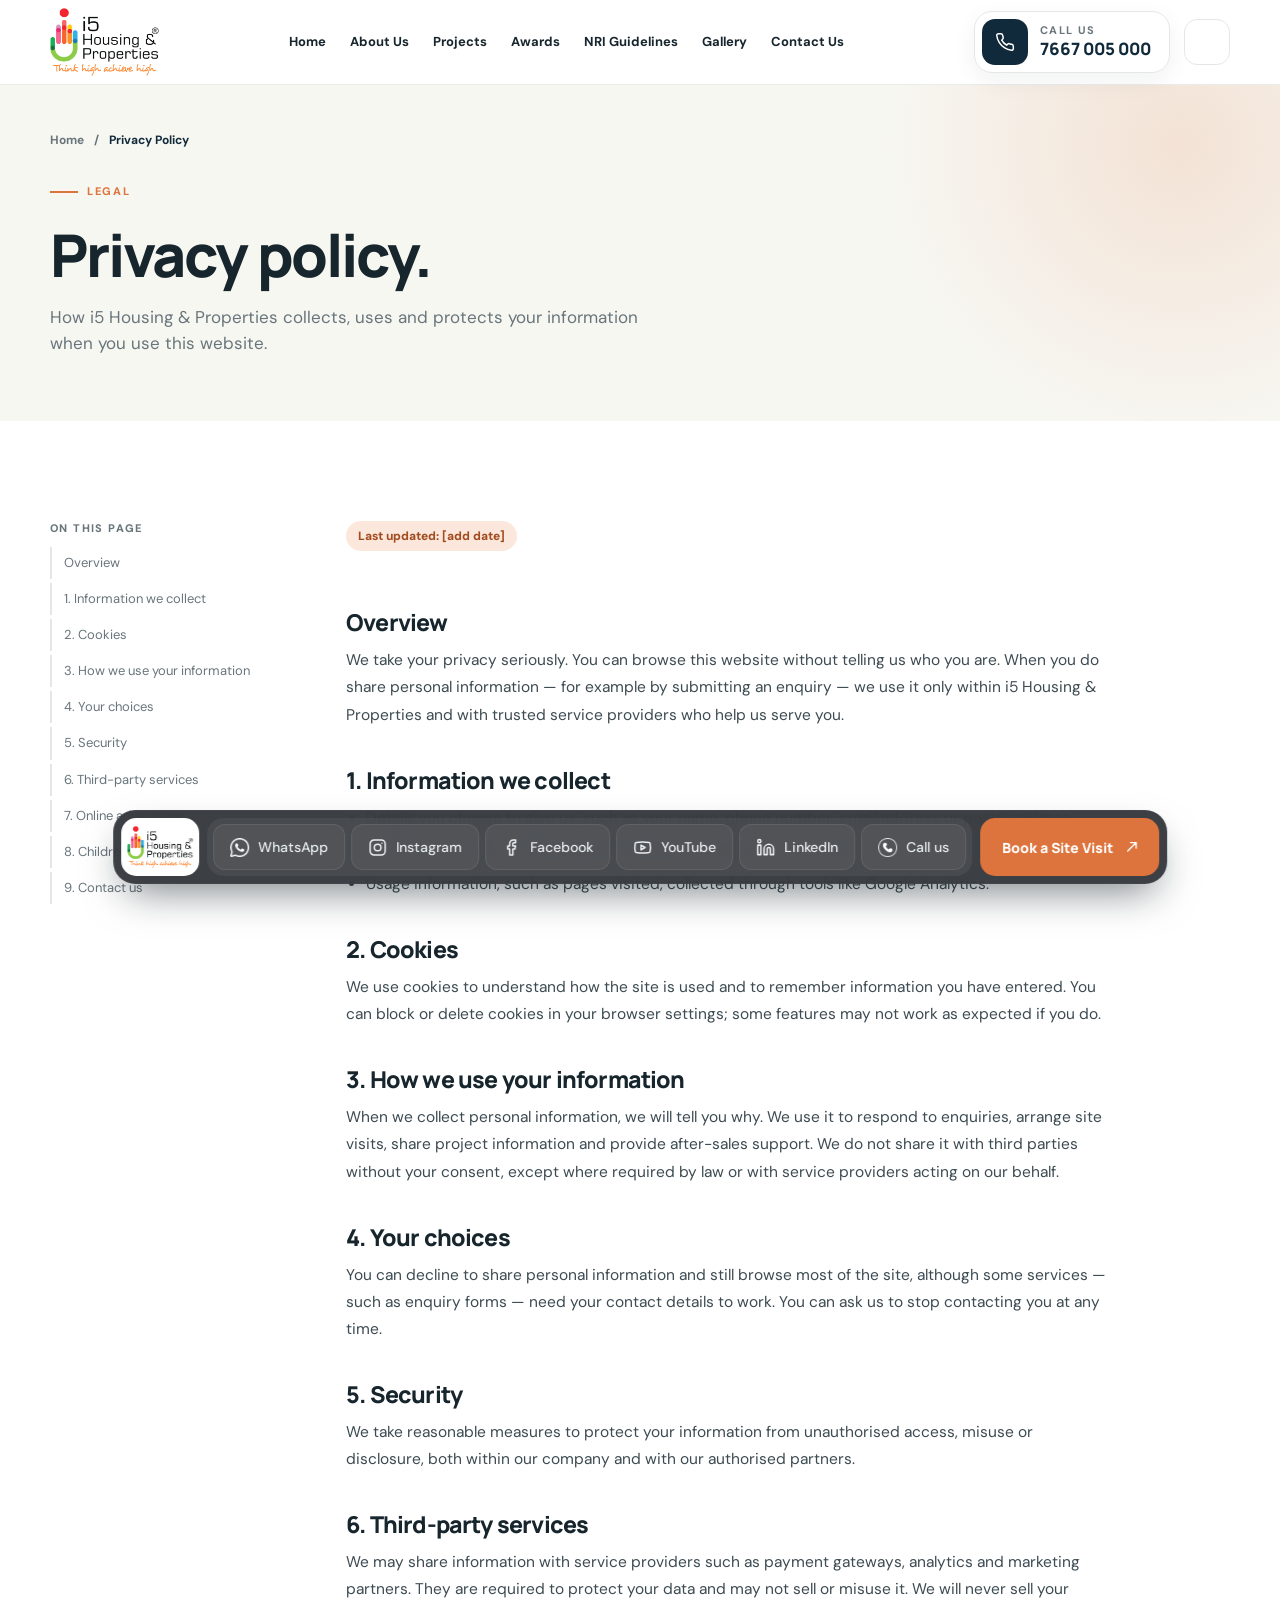
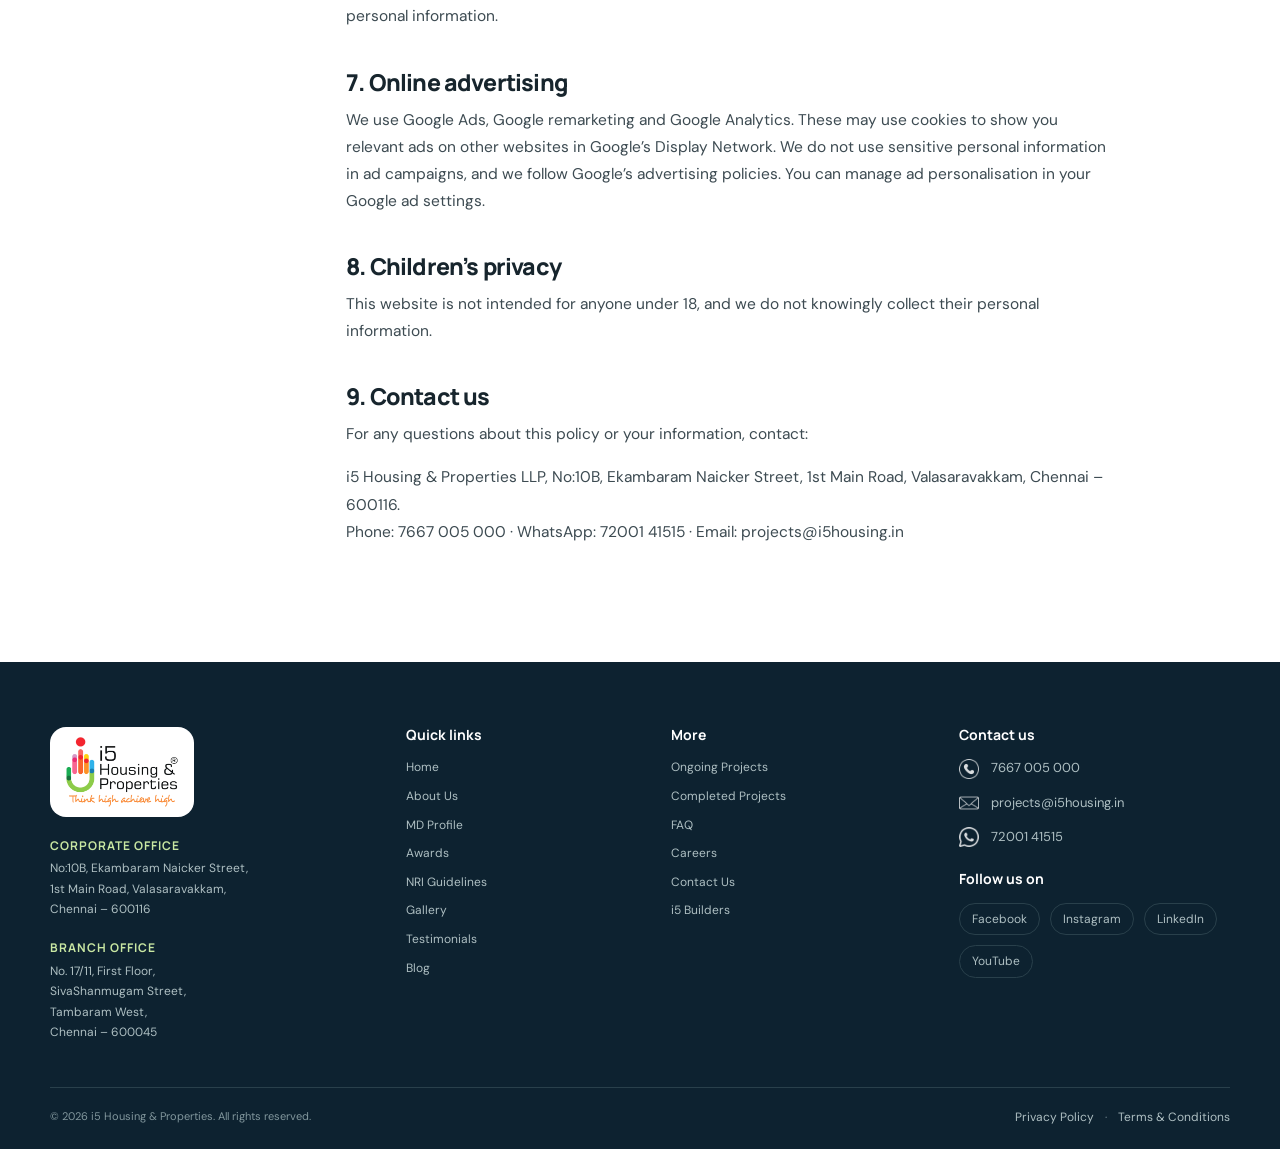
<file: privacy.html>
<!DOCTYPE html>
<html lang="en">
<head>
<meta charset="utf-8">
<meta name="viewport" content="width=device-width, initial-scale=1">
<title>Privacy Policy | i5 Housing &amp; Properties</title>
<meta name="description" content="How i5 Housing &amp; Properties collects, uses and protects your personal information.">
<link rel="canonical" href="https://i5housingsites-alt.github.io/i5housing/privacy.html">
<meta property="og:type" content="website">
<meta property="og:site_name" content="i5 Housing &amp; Properties">
<meta property="og:title" content="Privacy Policy | i5 Housing &amp; Properties">
<meta property="og:description" content="How i5 Housing &amp; Properties collects, uses and protects your personal information.">
<meta property="og:url" content="https://i5housingsites-alt.github.io/i5housing/privacy.html">
<meta property="og:image" content="https://i5housingsites-alt.github.io/i5housing/images/og-image.jpg">
<meta property="og:image:width" content="1200">
<meta property="og:image:height" content="630">
<meta name="twitter:card" content="summary_large_image">
<meta name="twitter:title" content="Privacy Policy | i5 Housing &amp; Properties">
<meta name="twitter:description" content="How i5 Housing &amp; Properties collects, uses and protects your personal information.">
<meta name="twitter:image" content="https://i5housingsites-alt.github.io/i5housing/images/og-image.jpg">
<link rel="icon" href="logo.svg" type="image/svg+xml">
<link rel="preconnect" href="https://fonts.googleapis.com">
<link rel="preconnect" href="https://fonts.gstatic.com" crossorigin>
<link href="https://fonts.googleapis.com/css2?family=DM+Sans:wght@400;500;600;700&family=Manrope:wght@400;500;600;700;800&display=swap" rel="stylesheet">
<link rel="stylesheet" href="css/style.css">
</head>
<body>
<header class="header"><div class="container nav">
<a class="brand-logo" href="index.html" aria-label="i5 Housing & Properties home"><img src="images/i5-logo-transparent.png" alt="i5 Housing & Properties"></a>
<nav class="navlinks" id="navLinks"><a href="index.html">Home</a><a href="about.html">About Us</a><a href="index.html#projects">Projects</a><a href="awards.html">Awards</a><a href="nri.html" class="hide-md">NRI Guidelines</a><a href="gallery.html" class="hide-md">Gallery</a><a href="contact.html">Contact Us</a></nav>
<div class="nav-actions"><a class="nav-call" href="tel:7667005000" aria-label="Call us on 7667 005 000"><span class="nav-call__ico"><svg viewBox="0 0 24 24" aria-hidden="true"><path d="M22 16.9v3a2 2 0 0 1-2.2 2 19.8 19.8 0 0 1-8.6-3.1 19.5 19.5 0 0 1-6-6A19.8 19.8 0 0 1 2.1 4.2 2 2 0 0 1 4.1 2h3a2 2 0 0 1 2 1.7c.1.9.4 1.8.7 2.7a2 2 0 0 1-.5 2.1L8 9.8a16 16 0 0 0 6 6l1.3-1.3a2 2 0 0 1 2.1-.4c.9.3 1.8.6 2.7.7a2 2 0 0 1 1.7 2z"/></svg></span><span class="nav-call__txt"><small>Call us</small><b>7667 005 000</b></span></a><button class="menu-btn" id="menuBtn" type="button" aria-label="Open menu" aria-expanded="false" aria-controls="menuPanel"><span></span><span></span><span></span></button></div>
</div></header>
<main>
<section class="page-hero"><div class="container page-hero__inner">
<div class="page-hero__copy"><nav class="crumbs" aria-label="Breadcrumb"><a href="index.html">Home</a><span aria-hidden="true">/</span><span aria-current="page">Privacy Policy</span></nav>
<div class="eyebrow">Legal</div><h1>Privacy policy.</h1><p class="page-hero__intro">How i5 Housing &amp; Properties collects, uses and protects your information when you use this website.</p></div>

</div></section><section class="section"><div class="container prose-wrap"><nav class="toc" aria-label="On this page"><b>On this page</b><a href="#intro">Overview</a><a href="#collect">1. Information we collect</a><a href="#cookies">2. Cookies</a><a href="#notice">3. How we use your information</a><a href="#choice">4. Your choices</a><a href="#security">5. Security</a><a href="#third">6. Third-party services</a><a href="#ads">7. Online advertising</a><a href="#children">8. Children’s privacy</a><a href="#contact">9. Contact us</a></nav><article class="prose"><span class="updated">Last updated: [add date]</span><h2 id="intro">Overview</h2><p>We take your privacy seriously. You can browse this website without telling us who you are. When you do share personal information — for example by submitting an enquiry — we use it only within i5 Housing &amp; Properties and with trusted service providers who help us serve you.</p><h2 id="collect">1. Information we collect</h2><ul><li>Details you choose to give us, such as your name, phone number, email address or postal address.</li><li>Cookies and similar tracking data that help the website work properly.</li><li>Usage information, such as pages visited, collected through tools like Google Analytics.</li></ul><h2 id="cookies">2. Cookies</h2><p>We use cookies to understand how the site is used and to remember information you have entered. You can block or delete cookies in your browser settings; some features may not work as expected if you do.</p><h2 id="notice">3. How we use your information</h2><p>When we collect personal information, we will tell you why. We use it to respond to enquiries, arrange site visits, share project information and provide after-sales support. We do not share it with third parties without your consent, except where required by law or with service providers acting on our behalf.</p><h2 id="choice">4. Your choices</h2><p>You can decline to share personal information and still browse most of the site, although some services — such as enquiry forms — need your contact details to work. You can ask us to stop contacting you at any time.</p><h2 id="security">5. Security</h2><p>We take reasonable measures to protect your information from unauthorised access, misuse or disclosure, both within our company and with our authorised partners.</p><h2 id="third">6. Third-party services</h2><p>We may share information with service providers such as payment gateways, analytics and marketing partners. They are required to protect your data and may not sell or misuse it. We will never sell your personal information.</p><h2 id="ads">7. Online advertising</h2><p>We use Google Ads, Google remarketing and Google Analytics. These may use cookies to show you relevant ads on other websites in Google’s Display Network. We do not use sensitive personal information in ad campaigns, and we follow <a href="https://support.google.com/adspolicy/answer/6008942" target="_blank" rel="noopener">Google’s advertising policies</a>. You can manage ad personalisation in your <a href="https://adssettings.google.com/" target="_blank" rel="noopener">Google ad settings</a>.</p><h2 id="children">8. Children’s privacy</h2><p>This website is not intended for anyone under 18, and we do not knowingly collect their personal information.</p><h2 id="contact">9. Contact us</h2><p>For any questions about this policy or your information, contact:</p><p>i5 Housing &amp; Properties LLP, No:10B, Ekambaram Naicker Street, 1st Main Road, Valasaravakkam, Chennai – 600116.<br>Phone: <a href="tel:7667005000">7667 005 000</a> · WhatsApp: <a href="https://wa.me/917200141515">72001 41515</a> · Email: <a href="mailto:projects@i5housing.in">projects@i5housing.in</a></p></article></div></section>
</main>
<footer class="footer"><div class="container"><div class="footer-grid">
<div><a class="footer-logo" href="index.html" aria-label="i5 Housing & Properties home"><img src="images/i5-logo-transparent.png" alt="i5 Housing & Properties"></a><div class="footer-address"><h4>Corporate Office</h4><p>No:10B, Ekambaram Naicker Street,<br>1st Main Road, Valasaravakkam,<br>Chennai – 600116</p></div><div class="footer-address"><h4>Branch Office</h4><p>No. 17/11, First Floor,<br>SivaShanmugam Street,<br>Tambaram West,<br>Chennai – 600045</p></div></div>
<div><h4>Quick links</h4><div class="footer-links"><a href="index.html">Home</a><a href="about.html">About Us</a><a href="about.html#founder">MD Profile</a><a href="awards.html">Awards</a><a href="nri.html">NRI Guidelines</a><a href="gallery.html">Gallery</a><a href="testimonials.html">Testimonials</a><a href="https://i5housing.com/blog/" target="_blank" rel="noopener">Blog</a></div></div>
<div><h4>More</h4><div class="footer-links"><a href="index.html#projects">Ongoing Projects</a><a href="completed-projects.html">Completed Projects</a><a href="faq.html">FAQ</a><a href="careers.html">Careers</a><a href="contact.html">Contact Us</a><a href="https://i5builders.in/" target="_blank" rel="noopener">i5 Builders</a></div></div>
<div><h4>Contact us</h4><div class="footer-links footer-contact"><a href="tel:7667005000"><img src="images/icons/phone.png" alt="" width="20" height="20">7667 005 000</a><a href="mailto:projects@i5housing.in"><img src="images/icons/email.png" alt="" width="20" height="20">projects@i5housing.in</a><a href="https://wa.me/917200141515" target="_blank" rel="noopener" aria-label="WhatsApp 72001 41515"><img src="images/icons/whatsapp.png" alt="" width="20" height="20">72001 41515</a></div><h4 style="margin-top:24px">Follow us on</h4><div class="footer-social"><a href="https://www.facebook.com/i5housingandproperties" target="_blank" rel="noopener">Facebook</a><a href="https://www.instagram.com/i5housingpropertytrend/" target="_blank" rel="noopener">Instagram</a><a href="https://www.linkedin.com/company/i5-housing-properties/" target="_blank" rel="noopener">LinkedIn</a><a href="https://www.youtube.com/@i5housingproperties" target="_blank" rel="noopener">YouTube</a></div></div>
</div>
<div class="footer-bottom"><span>© <span id="year"></span> i5 Housing &amp; Properties. All rights reserved.</span><span><a href="privacy.html">Privacy Policy</a>　·　<a href="terms.html">Terms &amp; Conditions</a></span></div>
</div></footer>
<script src="js/site.js" defer></script>
</body>
</html>
</file>
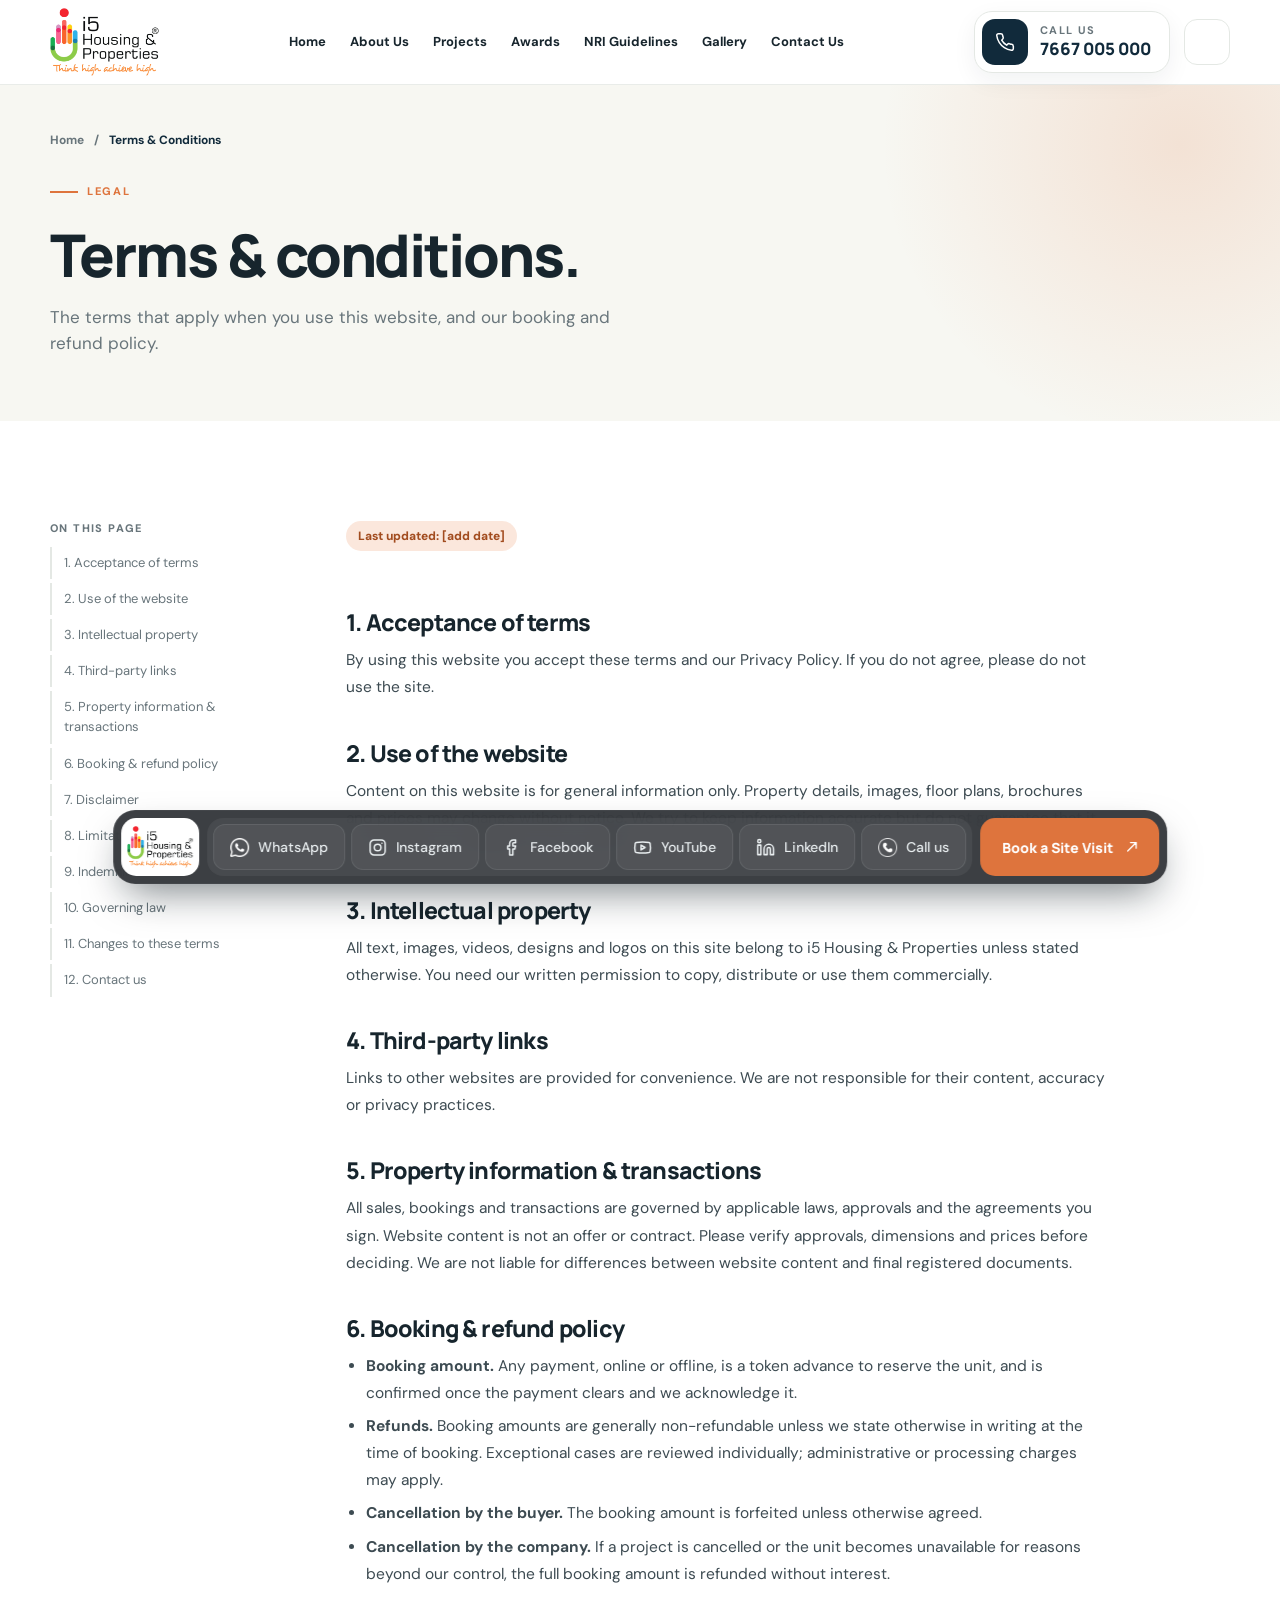
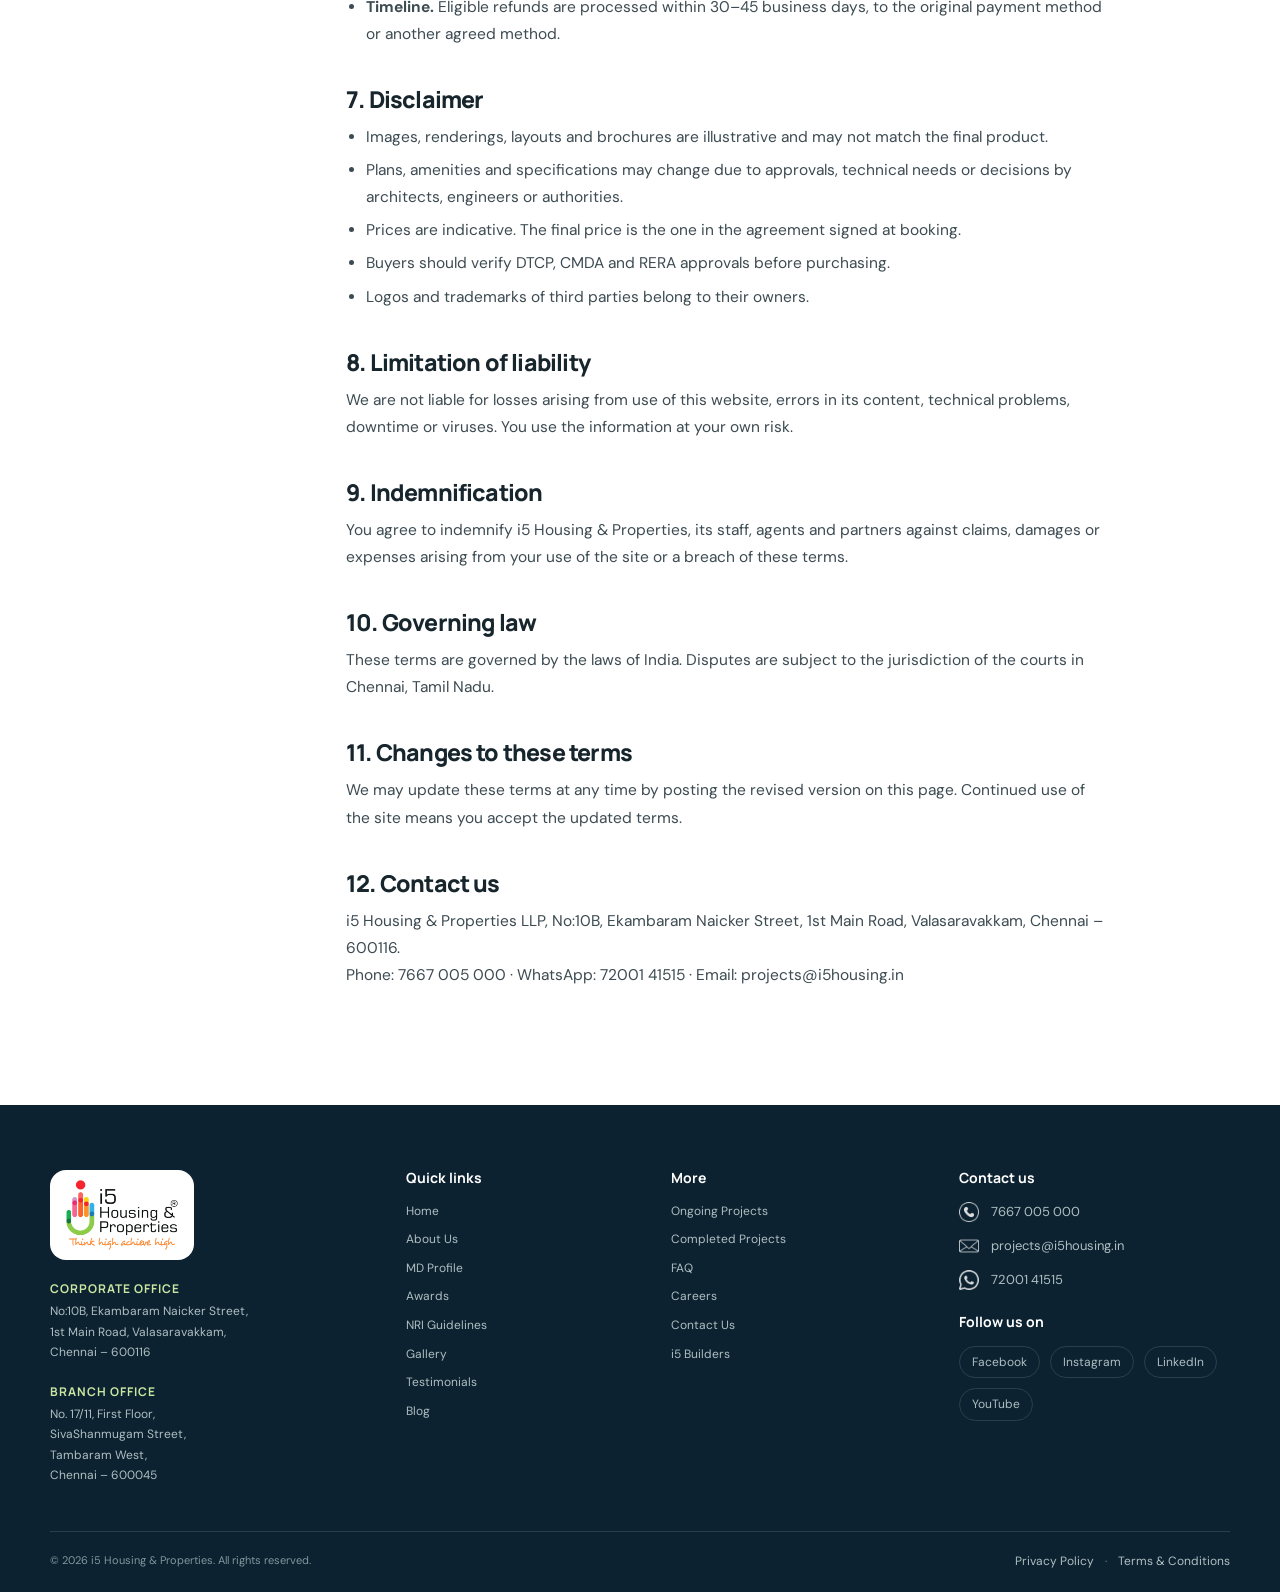
<file: terms.html>
<!DOCTYPE html>
<html lang="en">
<head>
<meta charset="utf-8">
<meta name="viewport" content="width=device-width, initial-scale=1">
<title>Terms &amp; Conditions | i5 Housing &amp; Properties</title>
<meta name="description" content="Terms of use for the i5 Housing &amp; Properties website, including our booking and refund policy.">
<link rel="canonical" href="https://i5housingsites-alt.github.io/i5housing/terms.html">
<meta property="og:type" content="website">
<meta property="og:site_name" content="i5 Housing &amp; Properties">
<meta property="og:title" content="Terms &amp; Conditions | i5 Housing &amp; Properties">
<meta property="og:description" content="Terms of use for the i5 Housing &amp; Properties website, including our booking and refund policy.">
<meta property="og:url" content="https://i5housingsites-alt.github.io/i5housing/terms.html">
<meta property="og:image" content="https://i5housingsites-alt.github.io/i5housing/images/og-image.jpg">
<meta property="og:image:width" content="1200">
<meta property="og:image:height" content="630">
<meta name="twitter:card" content="summary_large_image">
<meta name="twitter:title" content="Terms &amp; Conditions | i5 Housing &amp; Properties">
<meta name="twitter:description" content="Terms of use for the i5 Housing &amp; Properties website, including our booking and refund policy.">
<meta name="twitter:image" content="https://i5housingsites-alt.github.io/i5housing/images/og-image.jpg">
<link rel="icon" href="logo.svg" type="image/svg+xml">
<link rel="preconnect" href="https://fonts.googleapis.com">
<link rel="preconnect" href="https://fonts.gstatic.com" crossorigin>
<link href="https://fonts.googleapis.com/css2?family=DM+Sans:wght@400;500;600;700&family=Manrope:wght@400;500;600;700;800&display=swap" rel="stylesheet">
<link rel="stylesheet" href="css/style.css">
</head>
<body>
<header class="header"><div class="container nav">
<a class="brand-logo" href="index.html" aria-label="i5 Housing & Properties home"><img src="images/i5-logo-transparent.png" alt="i5 Housing & Properties"></a>
<nav class="navlinks" id="navLinks"><a href="index.html">Home</a><a href="about.html">About Us</a><a href="index.html#projects">Projects</a><a href="awards.html">Awards</a><a href="nri.html" class="hide-md">NRI Guidelines</a><a href="gallery.html" class="hide-md">Gallery</a><a href="contact.html">Contact Us</a></nav>
<div class="nav-actions"><a class="nav-call" href="tel:7667005000" aria-label="Call us on 7667 005 000"><span class="nav-call__ico"><svg viewBox="0 0 24 24" aria-hidden="true"><path d="M22 16.9v3a2 2 0 0 1-2.2 2 19.8 19.8 0 0 1-8.6-3.1 19.5 19.5 0 0 1-6-6A19.8 19.8 0 0 1 2.1 4.2 2 2 0 0 1 4.1 2h3a2 2 0 0 1 2 1.7c.1.9.4 1.8.7 2.7a2 2 0 0 1-.5 2.1L8 9.8a16 16 0 0 0 6 6l1.3-1.3a2 2 0 0 1 2.1-.4c.9.3 1.8.6 2.7.7a2 2 0 0 1 1.7 2z"/></svg></span><span class="nav-call__txt"><small>Call us</small><b>7667 005 000</b></span></a><button class="menu-btn" id="menuBtn" type="button" aria-label="Open menu" aria-expanded="false" aria-controls="menuPanel"><span></span><span></span><span></span></button></div>
</div></header>
<main>
<section class="page-hero"><div class="container page-hero__inner">
<div class="page-hero__copy"><nav class="crumbs" aria-label="Breadcrumb"><a href="index.html">Home</a><span aria-hidden="true">/</span><span aria-current="page">Terms &amp; Conditions</span></nav>
<div class="eyebrow">Legal</div><h1>Terms &amp; conditions.</h1><p class="page-hero__intro">The terms that apply when you use this website, and our booking and refund policy.</p></div>

</div></section><section class="section"><div class="container prose-wrap"><nav class="toc" aria-label="On this page"><b>On this page</b><a href="#accept">1. Acceptance of terms</a><a href="#use">2. Use of the website</a><a href="#ip">3. Intellectual property</a><a href="#links">4. Third-party links</a><a href="#property">5. Property information &amp; transactions</a><a href="#booking">6. Booking &amp; refund policy</a><a href="#disclaimer">7. Disclaimer</a><a href="#liability">8. Limitation of liability</a><a href="#indemnity">9. Indemnification</a><a href="#law">10. Governing law</a><a href="#updates">11. Changes to these terms</a><a href="#contact">12. Contact us</a></nav><article class="prose"><span class="updated">Last updated: [add date]</span><h2 id="accept">1. Acceptance of terms</h2><p>By using this website you accept these terms and our <a href="privacy.html">Privacy Policy</a>. If you do not agree, please do not use the site.</p><h2 id="use">2. Use of the website</h2><p>Content on this website is for general information only. Property details, images, floor plans, brochures and prices may change without notice. We try to keep information accurate but do not guarantee that it is complete or suitable for your purpose.</p><h2 id="ip">3. Intellectual property</h2><p>All text, images, videos, designs and logos on this site belong to i5 Housing &amp; Properties unless stated otherwise. You need our written permission to copy, distribute or use them commercially.</p><h2 id="links">4. Third-party links</h2><p>Links to other websites are provided for convenience. We are not responsible for their content, accuracy or privacy practices.</p><h2 id="property">5. Property information &amp; transactions</h2><p>All sales, bookings and transactions are governed by applicable laws, approvals and the agreements you sign. Website content is not an offer or contract. Please verify approvals, dimensions and prices before deciding. We are not liable for differences between website content and final registered documents.</p><h2 id="booking">6. Booking &amp; refund policy</h2><ul><li><b>Booking amount.</b> Any payment, online or offline, is a token advance to reserve the unit, and is confirmed once the payment clears and we acknowledge it.</li><li><b>Refunds.</b> Booking amounts are generally non-refundable unless we state otherwise in writing at the time of booking. Exceptional cases are reviewed individually; administrative or processing charges may apply.</li><li><b>Cancellation by the buyer.</b> The booking amount is forfeited unless otherwise agreed.</li><li><b>Cancellation by the company.</b> If a project is cancelled or the unit becomes unavailable for reasons beyond our control, the full booking amount is refunded without interest.</li><li><b>Timeline.</b> Eligible refunds are processed within 30–45 business days, to the original payment method or another agreed method.</li></ul><h2 id="disclaimer">7. Disclaimer</h2><ul><li>Images, renderings, layouts and brochures are illustrative and may not match the final product.</li><li>Plans, amenities and specifications may change due to approvals, technical needs or decisions by architects, engineers or authorities.</li><li>Prices are indicative. The final price is the one in the agreement signed at booking.</li><li>Buyers should verify DTCP, CMDA and RERA approvals before purchasing.</li><li>Logos and trademarks of third parties belong to their owners.</li></ul><h2 id="liability">8. Limitation of liability</h2><p>We are not liable for losses arising from use of this website, errors in its content, technical problems, downtime or viruses. You use the information at your own risk.</p><h2 id="indemnity">9. Indemnification</h2><p>You agree to indemnify i5 Housing &amp; Properties, its staff, agents and partners against claims, damages or expenses arising from your use of the site or a breach of these terms.</p><h2 id="law">10. Governing law</h2><p>These terms are governed by the laws of India. Disputes are subject to the jurisdiction of the courts in Chennai, Tamil Nadu.</p><h2 id="updates">11. Changes to these terms</h2><p>We may update these terms at any time by posting the revised version on this page. Continued use of the site means you accept the updated terms.</p><h2 id="contact">12. Contact us</h2><p>i5 Housing &amp; Properties LLP, No:10B, Ekambaram Naicker Street, 1st Main Road, Valasaravakkam, Chennai – 600116.<br>Phone: <a href="tel:7667005000">7667 005 000</a> · WhatsApp: <a href="https://wa.me/917200141515">72001 41515</a> · Email: <a href="mailto:projects@i5housing.in">projects@i5housing.in</a></p></article></div></section>
</main>
<footer class="footer"><div class="container"><div class="footer-grid">
<div><a class="footer-logo" href="index.html" aria-label="i5 Housing & Properties home"><img src="images/i5-logo-transparent.png" alt="i5 Housing & Properties"></a><div class="footer-address"><h4>Corporate Office</h4><p>No:10B, Ekambaram Naicker Street,<br>1st Main Road, Valasaravakkam,<br>Chennai – 600116</p></div><div class="footer-address"><h4>Branch Office</h4><p>No. 17/11, First Floor,<br>SivaShanmugam Street,<br>Tambaram West,<br>Chennai – 600045</p></div></div>
<div><h4>Quick links</h4><div class="footer-links"><a href="index.html">Home</a><a href="about.html">About Us</a><a href="about.html#founder">MD Profile</a><a href="awards.html">Awards</a><a href="nri.html">NRI Guidelines</a><a href="gallery.html">Gallery</a><a href="testimonials.html">Testimonials</a><a href="https://i5housing.com/blog/" target="_blank" rel="noopener">Blog</a></div></div>
<div><h4>More</h4><div class="footer-links"><a href="index.html#projects">Ongoing Projects</a><a href="completed-projects.html">Completed Projects</a><a href="faq.html">FAQ</a><a href="careers.html">Careers</a><a href="contact.html">Contact Us</a><a href="https://i5builders.in/" target="_blank" rel="noopener">i5 Builders</a></div></div>
<div><h4>Contact us</h4><div class="footer-links footer-contact"><a href="tel:7667005000"><img src="images/icons/phone.png" alt="" width="20" height="20">7667 005 000</a><a href="mailto:projects@i5housing.in"><img src="images/icons/email.png" alt="" width="20" height="20">projects@i5housing.in</a><a href="https://wa.me/917200141515" target="_blank" rel="noopener" aria-label="WhatsApp 72001 41515"><img src="images/icons/whatsapp.png" alt="" width="20" height="20">72001 41515</a></div><h4 style="margin-top:24px">Follow us on</h4><div class="footer-social"><a href="https://www.facebook.com/i5housingandproperties" target="_blank" rel="noopener">Facebook</a><a href="https://www.instagram.com/i5housingpropertytrend/" target="_blank" rel="noopener">Instagram</a><a href="https://www.linkedin.com/company/i5-housing-properties/" target="_blank" rel="noopener">LinkedIn</a><a href="https://www.youtube.com/@i5housingproperties" target="_blank" rel="noopener">YouTube</a></div></div>
</div>
<div class="footer-bottom"><span>© <span id="year"></span> i5 Housing &amp; Properties. All rights reserved.</span><span><a href="privacy.html">Privacy Policy</a>　·　<a href="terms.html">Terms &amp; Conditions</a></span></div>
</div></footer>
<script src="js/site.js" defer></script>
</body>
</html>
</file>
<file: css/style.css>
/* i5 Housing & Properties — site styles */
:root{--navy:#112a3b;--green:#de743d;--lime:#c8e7a2;--orange:#ff8c16;--cream:#f7f7f2;--ink:#17252d;--muted:#68757b;--line:#e4e8e4;--white:#fff;--radius:18px;--shadow:0 16px 44px rgba(17,42,59,.09)}
*{box-sizing:border-box}html{scroll-behavior:smooth}body{margin:0;color:var(--ink);background:#fff;font-family:"DM Sans",sans-serif;line-height:1.55}h1,h2,h3,h4{font-family:Manrope,sans-serif;line-height:1.12;margin:0 0 16px;letter-spacing:-.035em}h1{font-size:clamp(2.6rem,5.4vw,5rem);font-weight:800}h2{font-size:clamp(2rem,3.7vw,3.4rem);font-weight:800}h3{font-size:1.25rem}p{margin:0 0 16px;color:var(--muted)}a{color:inherit;text-decoration:none}.container{width:min(1180px,calc(100% - 44px));margin:auto}

.header{position:sticky;top:0;z-index:20;background:rgba(255,255,255,.95);backdrop-filter:blur(12px);border-bottom:1px solid rgba(228,232,228,.8)}.nav{height:84px;display:flex;align-items:center;justify-content:space-between;gap:24px}
.brand-logo{display:flex;align-items:center;flex:0 0 auto}.brand-logo img{display:block;height:68px;width:auto;aspect-ratio:852/531}
.footer-logo{display:inline-flex;background:#fff;border-radius:16px;padding:10px 16px}.footer-logo img{height:70px;width:auto;aspect-ratio:852/531;display:block}
.navlinks{display:flex;align-items:center;gap:24px;font-size:13px;font-weight:700}.navlinks a:hover{color:var(--green)}
.btn{display:inline-flex;align-items:center;justify-content:center;gap:9px;padding:14px 20px;border:0;border-radius:999px;background:var(--green);color:#fff;font:700 13px "DM Sans",sans-serif;cursor:pointer;transition:.2s}.btn:hover{background:#c25e2a;transform:translateY(-1px)}.btn.light{background:var(--lime);color:var(--navy)}.btn.outline{background:transparent;border:1px solid #b8c6c0;color:var(--navy)}.menu-btn{display:none;background:none;border:0;font-size:26px;color:var(--navy)}
.hero{background:var(--cream);padding:54px 0 72px;overflow:hidden}.hero-grid{display:grid;grid-template-columns:.92fr 1.08fr;align-items:center;gap:48px}.eyebrow{display:inline-flex;align-items:center;gap:9px;color:var(--green);font-weight:800;font-size:11px;letter-spacing:1.7px;text-transform:uppercase;margin-bottom:22px}.eyebrow:before{content:"";width:28px;height:2px;background:var(--green)}.hero h1 span{color:var(--green)}.hero-copy{font-size:17px;max-width:480px;margin:22px 0 28px}.hero-actions{display:flex;gap:12px;flex-wrap:wrap}.hero-note{display:flex;align-items:center;gap:12px;margin-top:28px;font-size:12px;color:var(--muted)}.avatar-stack{display:flex}.avatar-stack span{width:28px;height:28px;border-radius:50%;border:2px solid var(--cream);margin-left:-7px;background:#f6d9c8;display:grid;place-items:center;font-size:10px;color:var(--green);font-weight:800}.avatar-stack span:first-child{margin-left:0}
.hero-visual{position:relative;min-height:480px}.hero-image{position:absolute;inset:0 18px 20px 0;border-radius:28px;overflow:hidden;background:#c9d7cb}.hero-image img{width:100%;height:100%;object-fit:cover;display:block}.hero-image:after{content:"";position:absolute;inset:0;background:linear-gradient(180deg,transparent 45%,rgba(11,33,27,.55))}.image-label{position:absolute;z-index:1;left:28px;bottom:28px;color:white}.image-label b{display:block;font:800 23px Manrope,sans-serif}.image-label span{font-size:12px}
.floating-card{position:absolute;z-index:2;right:0;top:42px;background:#fff;padding:17px 19px;border-radius:16px;box-shadow:var(--shadow);max-width:190px}.floating-card b{display:block;font:800 22px Manrope;color:var(--green)}.floating-card span{font-size:11px;color:var(--muted)}.floating-card.bottom{top:auto;right:-4px;bottom:0;max-width:240px;display:flex;align-items:center;gap:12px}.floating-icon{width:40px;height:40px;border-radius:12px;background:#fcefe7;display:grid;place-items:center;font-size:20px}
.search-wrap{position:relative;z-index:3;margin-top:-34px}.search-box{display:grid;grid-template-columns:1fr 1fr 1fr auto;gap:12px;padding:18px;background:#fff;border:1px solid var(--line);border-radius:20px;box-shadow:var(--shadow)}.field{display:flex;flex-direction:column;gap:5px;padding:4px 12px;border-right:1px solid var(--line)}.field label{font-size:10px;text-transform:uppercase;letter-spacing:1px;color:var(--muted);font-weight:800}.field select{border:0;outline:0;background:transparent;font:700 13px "DM Sans",sans-serif;color:var(--navy);width:100%;padding:3px 0}
.section{padding:100px 0}.section.soft{background:var(--cream)}.section-head{display:flex;justify-content:space-between;align-items:end;gap:30px;margin-bottom:34px}.section-head p{max-width:420px;margin:0}
.category-tabs{display:flex;gap:8px;flex-wrap:wrap;margin:28px 0}.tab{border:1px solid var(--line);background:#fff;color:var(--muted);border-radius:999px;padding:10px 17px;font-size:12px;font-weight:800;cursor:pointer}.tab.active,.tab:hover{background:var(--navy);border-color:var(--navy);color:#fff}
.project-grid{display:grid;grid-template-columns:repeat(3,1fr);gap:22px}.project-card{border:1px solid var(--line);border-radius:var(--radius);overflow:hidden;background:#fff;transition:.25s;display:flex;flex-direction:column}.project-card:hover{transform:translateY(-5px);box-shadow:var(--shadow)}.project-card.is-hidden{display:none}.project-photo{height:220px;position:relative;overflow:hidden;background:#dce5dc}.project-photo img{width:100%;height:100%;object-fit:cover;transition:transform .4s}.project-card:hover .project-photo img{transform:scale(1.04)}.tag{position:absolute;top:15px;left:15px;background:#fff;padding:7px 10px;border-radius:999px;font-size:10px;font-weight:800;color:var(--green)}.heart{position:absolute;right:14px;top:14px;background:#fff;border:0;width:34px;height:34px;border-radius:50%;font-size:17px;cursor:pointer}.project-logo{position:absolute;left:15px;bottom:15px;background:#fff;border-radius:10px;padding:6px 10px;height:46px;display:flex;align-items:center;box-shadow:0 6px 18px rgba(0,0,0,.12)}.project-logo img{height:34px;width:auto;max-width:110px;object-fit:contain;transform:none!important}
.project-body{padding:21px;display:flex;flex-direction:column;flex:1}.location{font-size:11px;color:var(--green);font-weight:800;text-transform:uppercase;letter-spacing:.7px;margin-bottom:8px}.project-body h3{margin-bottom:4px}.project-meta{display:flex;gap:15px;flex-wrap:wrap;font-size:12px;color:var(--muted);padding:14px 0;border-bottom:1px solid var(--line);margin-top:auto}.project-bottom{display:flex;justify-content:space-between;align-items:center;padding-top:16px;gap:10px}.price{font:800 18px Manrope;color:var(--navy)}.price small{display:block;font:500 10px "DM Sans",sans-serif;color:var(--muted)}.arrow-link{color:var(--green);font-weight:800;font-size:12px;white-space:nowrap}.arrow-link:hover{text-decoration:underline}
.text-center{text-align:center}.center-intro{max-width:660px;margin:0 auto 42px}
.completed-grid{display:grid;grid-template-columns:1fr 1fr;gap:22px}.completed-card{display:grid;grid-template-columns:200px 1fr;border:1px solid var(--line);border-radius:var(--radius);overflow:hidden;background:#fff}.completed-card img{width:100%;height:100%;min-height:170px;object-fit:cover}.completed-card div{padding:22px}.badge{display:inline-block;background:#fbe7dc;color:var(--green);font-size:10px;font-weight:800;letter-spacing:1px;padding:6px 10px;border-radius:999px;margin-bottom:10px}
.stats{display:grid;grid-template-columns:repeat(5,1fr);border:1px solid var(--line);border-radius:22px;overflow:hidden;background:#fff}.stat{padding:30px 18px;text-align:center;border-right:1px solid var(--line)}.stat:last-child{border:0}.stat strong{display:block;font:800 clamp(1.8rem,3vw,2.7rem) Manrope;color:var(--green);letter-spacing:-2px}.stat span{font-size:12px;color:var(--muted)}
.about-grid{display:grid;grid-template-columns:1fr 1fr;gap:70px;align-items:center}.about-visual{position:relative;min-height:470px}.about-visual img{position:absolute;width:83%;height:420px;object-fit:cover;border-radius:26px;left:0;top:0}.about-visual .small-img{width:45%;height:220px;left:auto;right:0;top:auto;bottom:0;border:8px solid #fff}.about-stamp{position:absolute;left:20px;bottom:20px;background:var(--lime);border-radius:18px;padding:20px 24px;font-weight:800;color:var(--navy);max-width:190px}.about-stamp b{display:block;font:800 30px Manrope;letter-spacing:-1px}
.check-list{list-style:none;padding:0;margin:24px 0}.check-list li{display:flex;gap:12px;margin:14px 0;font-size:14px;font-weight:600}.check{display:grid;place-items:center;flex:0 0 22px;height:22px;border-radius:50%;background:#fbe7dc;color:var(--green);font-size:12px}
.types-grid{display:grid;grid-template-columns:repeat(4,1fr);gap:18px}.type-card{position:relative;height:280px;border-radius:18px;overflow:hidden;color:white}.type-card img{width:100%;height:100%;object-fit:cover;transition:.4s}.type-card:hover img{transform:scale(1.05)}.type-card:after{content:"";position:absolute;inset:0;background:linear-gradient(180deg,transparent 20%,rgba(10,29,29,.8))}.type-info{position:absolute;z-index:1;left:22px;right:20px;bottom:22px}.type-info span{font-size:11px;color:#d6e9d9}.type-info h3{font-size:22px;margin:5px 0}
.nri-banner{background:var(--navy);color:white;border-radius:28px;display:grid;grid-template-columns:1.1fr .9fr;overflow:hidden;min-height:400px}.nri-copy{padding:54px}.nri-copy h2{color:white}.nri-copy p{color:#c2d0d3}.nri-copy h4{color:var(--lime);font-size:16px;margin:22px 0 8px;letter-spacing:0}.nri-banner>img{width:100%;height:100%;min-height:350px;object-fit:cover}.nri-copy .eyebrow{color:var(--lime)}.nri-copy .eyebrow:before{background:var(--lime)}
.testimonial-grid{display:grid;grid-template-columns:repeat(3,1fr);gap:20px}.quote-card{padding:27px;border:1px solid var(--line);border-radius:18px;background:#fff;display:flex;flex-direction:column}.stars{color:#e3a43b;letter-spacing:3px;margin-bottom:16px}.quote-card blockquote{margin:0 0 22px;color:#45535a;font-size:14px;flex:1}.person{display:flex;align-items:center;gap:12px}.person-avatar{width:42px;height:42px;border-radius:50%;background:#f9e3d6;display:grid;place-items:center;color:var(--green);font-weight:800;font-size:13px}.person b{display:block;font-size:13px}.person small{color:var(--muted);font-size:11px}

.faq-grid{display:grid;grid-template-columns:.8fr 1.2fr;gap:65px}.faq-item{border-bottom:1px solid var(--line)}.faq-question{width:100%;display:flex;justify-content:space-between;align-items:center;gap:15px;text-align:left;background:none;border:0;padding:20px 0;font:700 14px "DM Sans",sans-serif;color:var(--navy);cursor:pointer}.faq-question span:last-child{font-size:22px;color:var(--green);transition:.2s}.faq-answer{display:none;padding:0 30px 20px 0;font-size:13px}.faq-item.open .faq-answer{display:block}.faq-item.open .faq-question span:last-child{transform:rotate(45deg)}
.contact-panel{background:var(--lime);border-radius:28px;padding:52px;display:grid;grid-template-columns:1fr 1fr;gap:50px;align-items:center}.contact-panel h2{color:var(--navy)}.contact-panel p{color:#435b4b}.contact-panel a:hover{text-decoration:underline}.contact-form{background:#fff;border-radius:20px;padding:24px;display:grid;grid-template-columns:1fr 1fr;gap:12px}.contact-form input,.contact-form select,.contact-form textarea{width:100%;border:1px solid var(--line);border-radius:10px;padding:13px;font:13px "DM Sans",sans-serif;outline-color:var(--green);background:#fff}.contact-form textarea{grid-column:1/-1;min-height:90px;resize:vertical}.contact-form .full{grid-column:1/-1}.form-note{font-size:11px;color:var(--muted);grid-column:1/-1}
.footer{background:#0d2230;color:#dbe4e6;padding:65px 0 22px}.footer-grid{display:grid;grid-template-columns:1.4fr 1fr 1.1fr 1.2fr;gap:40px}.footer p,.footer a{color:#aebfc2;font-size:12px}.footer h4{color:#fff;font-size:14px;letter-spacing:0}.footer-links{display:grid;gap:10px}.footer a:hover{color:var(--lime)}.footer-social{display:flex;gap:10px;flex-wrap:wrap;margin-top:6px}.footer-social a{border:1px solid #29404b;border-radius:999px;padding:6px 12px}.footer-contact{gap:14px}.footer-contact a{display:flex;align-items:center;gap:12px;font-size:13px}.footer-contact img{width:20px;height:20px;flex:0 0 20px;opacity:.85;transition:opacity .2s}.footer-contact a:hover img{opacity:1}.footer-address{margin-top:22px}.footer-address h4{font-size:12px;letter-spacing:1px;text-transform:uppercase;color:var(--lime);margin-bottom:6px}.footer-address p{line-height:1.7;margin:0}.footer-bottom{border-top:1px solid #29404b;margin-top:45px;padding-top:20px;display:flex;justify-content:space-between;gap:15px;flex-wrap:wrap;font-size:11px;color:#82979d}
@media(max-width:1050px){.navlinks{gap:16px}.navlinks .hide-md{display:none}.stats{grid-template-columns:repeat(3,1fr)}.stat:nth-child(3){border-right:0}.stat:nth-child(-n+3){border-bottom:1px solid var(--line)}}
@media(max-width:950px){.hero-grid{gap:25px}.project-grid{grid-template-columns:repeat(2,1fr)}.types-grid{grid-template-columns:repeat(2,1fr)}.footer-grid{grid-template-columns:repeat(2,1fr)}.completed-grid{grid-template-columns:1fr}.section{padding:75px 0}}
@media(max-width:780px){.container{width:min(100% - 30px,1180px)}.nav{height:72px}.brand-logo img{height:56px}.navlinks{display:none;position:absolute;left:0;right:0;top:72px;background:#fff;padding:22px;box-shadow:var(--shadow);flex-direction:column;align-items:stretch}.navlinks.show{display:flex}.navlinks a{display:block!important;padding:8px}.navlinks .btn{text-align:center}.menu-btn{display:block}.nav>.btn{display:none}.hero{padding:40px 0 58px}.hero-grid{grid-template-columns:1fr}.hero h1{font-size:2.8rem}.hero-copy{font-size:15px}.search-box{grid-template-columns:1fr;gap:8px;padding:14px}.field{border-right:0;border-bottom:1px solid var(--line);padding:8px 6px}.search-box .btn{width:100%}.section{padding:65px 0}.section-head{display:block}.section-head p{margin-top:12px}.project-grid{grid-template-columns:1fr}.project-photo{height:230px}.completed-card{grid-template-columns:1fr}.completed-card img{height:180px}.stats{grid-template-columns:1fr 1fr}.stat{padding:22px 12px;border-bottom:1px solid var(--line)!important;border-right:1px solid var(--line)!important}.stat:nth-child(2n){border-right:0!important}.stat:last-child{grid-column:1/-1;border:0!important}.about-grid,.faq-grid{grid-template-columns:1fr;gap:35px}.about-visual{min-height:360px}.about-visual img{height:320px}.about-visual .small-img{height:165px}.types-grid{grid-template-columns:1fr 1fr;gap:10px}.type-card{height:220px}.type-info{left:14px;bottom:15px}.type-info h3{font-size:18px}.nri-banner{grid-template-columns:1fr}.nri-copy{padding:32px 25px}.nri-banner>img{min-height:230px;max-height:260px}.testimonial-grid{grid-template-columns:1fr}.contact-panel{grid-template-columns:1fr;padding:28px 18px;gap:22px}.contact-form{grid-template-columns:1fr;padding:17px}.contact-form textarea,.contact-form .full,.form-note{grid-column:auto}.footer-grid{grid-template-columns:1fr 1fr;gap:28px}.footer-grid>div:first-child{grid-column:1/-1}.footer-bottom{display:block}.footer-bottom span{display:block;margin:8px 0}}

/* ---------- Hero banner slider ---------- */
.hero-visual{position:relative;min-height:0}
.banner-slider{position:relative;aspect-ratio:1200/816;border-radius:26px;overflow:hidden;background:#dfe7df;box-shadow:0 30px 70px -20px rgba(17,42,59,.35),0 0 0 1px rgba(17,42,59,.06);outline:none;isolation:isolate}
.banner-slider:focus-visible{box-shadow:0 0 0 3px var(--green),0 30px 70px -20px rgba(17,42,59,.35)}
.banner-track{position:absolute;inset:0}
.banner-slide{position:absolute;inset:0;opacity:0;visibility:hidden;transition:opacity .9s ease,visibility 0s linear .9s}
.banner-slide img{width:100%;height:100%;object-fit:cover;display:block;transform:scale(1.045);transition:transform 6s ease-out}
.banner-slide.is-active{opacity:1;visibility:visible;transition:opacity .9s ease;z-index:1}
.banner-slide.is-active img{transform:scale(1)}
.banner-arrow{position:absolute;top:50%;z-index:3;width:44px;height:44px;margin-top:-22px;border:0;border-radius:50%;background:rgba(255,255,255,.92);color:var(--navy);font:400 28px/1 Manrope,sans-serif;display:grid;place-items:center;padding-bottom:4px;cursor:pointer;box-shadow:0 8px 22px rgba(17,42,59,.18);opacity:0;transition:opacity .25s,transform .25s,background .2s}
.banner-arrow.prev{left:14px;transform:translateX(-6px)}.banner-arrow.next{right:14px;transform:translateX(6px)}
.banner-slider:hover .banner-arrow,.banner-slider:focus-within .banner-arrow{opacity:1;transform:none}
.banner-arrow:hover{background:#fff;color:var(--green)}
.banner-controls{display:flex;align-items:center;justify-content:space-between;gap:16px;margin-top:18px;padding:0 4px}
.banner-dots{display:flex;gap:8px;flex-wrap:wrap}
.banner-dot{position:relative;width:26px;height:6px;border:0;padding:0;border-radius:999px;background:rgba(17,42,59,.15);cursor:pointer;overflow:hidden;transition:width .35s ease,background .2s}
.banner-dot:hover{background:rgba(17,42,59,.28)}
.banner-dot.is-active{width:54px}
.banner-dot.is-active:after{content:"";position:absolute;inset:0;background:var(--green);border-radius:inherit;transform-origin:left;animation:dotfill var(--dur,5s) linear forwards}
.banner-slider.is-paused~.banner-controls .banner-dot.is-active:after,.banner-controls.is-paused .banner-dot.is-active:after{animation-play-state:paused}
@keyframes dotfill{from{transform:scaleX(0)}to{transform:scaleX(1)}}
.banner-count{font:600 12px Manrope,sans-serif;color:var(--muted);letter-spacing:.5px;white-space:nowrap}.banner-count b{color:var(--navy);font-weight:800}
@media(hover:none){.banner-arrow{opacity:1;transform:none;width:38px;height:38px;margin-top:-19px;font-size:24px}}
@media(max-width:780px){.banner-slider{border-radius:18px}.banner-dot{width:16px}.banner-dot.is-active{width:36px}.banner-arrow.prev{left:8px}.banner-arrow.next{right:8px}}
@media(prefers-reduced-motion:reduce){.banner-slide,.banner-slide img{transition:none!important}.banner-slide img{transform:none!important}.banner-dot.is-active:after{animation:none;transform:scaleX(1)}}

/* ---------- Voice of trust ---------- */
.voice{background:#f4f4f2}
.voice-title{text-align:center;font-weight:400;letter-spacing:-.04em;margin-bottom:10px}.voice-title b{font-weight:800}
.voice-sub{text-align:center;margin:0 auto 40px;max-width:520px}
.voice-card{background:#fff;border-radius:22px;box-shadow:0 20px 60px -24px rgba(17,42,59,.22);padding:28px;display:grid;grid-template-columns:minmax(280px,.42fr) 1fr;gap:32px;align-items:start}
.vot-list{list-style:none;margin:0;padding:0;display:flex;flex-direction:column;gap:12px}
.vot-item{width:100%;display:flex;align-items:center;gap:16px;padding:14px;border:1px solid var(--line);border-radius:14px;background:#fff;text-align:left;cursor:pointer;position:relative;transition:background .25s,border-color .25s,transform .2s;font:inherit;color:var(--ink)}
.vot-item:hover{border-color:#c9d3cf;transform:translateX(3px)}
.vot-item:focus-visible{outline:2px solid var(--green);outline-offset:2px}
.vot-item.is-active{background:var(--navy);border-color:var(--navy);color:#fff}
.vot-item.is-active:before{content:"";position:absolute;left:-1px;top:14px;bottom:14px;width:4px;border-radius:0 4px 4px 0;background:var(--lime)}
.vot-thumb{position:relative;flex:0 0 128px;aspect-ratio:16/9;border-radius:10px;overflow:hidden;background:#123}
.vot-thumb img{width:100%;height:100%;object-fit:cover;display:block}
.vot-mini-play{position:absolute;inset:0;margin:auto;width:30px;height:30px;border-radius:50%;background:rgba(255,255,255,.92);box-shadow:0 4px 12px rgba(0,0,0,.25)}
.vot-mini-play:after{content:"";position:absolute;left:12px;top:9px;border-left:9px solid var(--green);border-top:6px solid transparent;border-bottom:6px solid transparent}
.vot-item.is-active .vot-mini-play{background:var(--lime)}
.vot-meta{flex:1;min-width:0}.vot-meta b{display:block;font:700 14px/1.35 Manrope,sans-serif}.vot-meta small{display:block;font-size:12px;color:var(--muted);margin-top:4px}
.vot-item.is-active .vot-meta small{color:#a9bcc2}
.vot-num{font:800 11px Manrope,sans-serif;color:#b7c2c0;align-self:flex-start}.vot-item.is-active .vot-num{color:var(--lime)}
.vot-stage{min-width:0}
.vot-player{position:relative;aspect-ratio:16/9;border-radius:16px;overflow:hidden;background:#0b1a24}
.vot-player iframe{position:absolute;inset:0;width:100%;height:100%;border:0}
.vot-poster{position:absolute;inset:0;border:0;padding:0;cursor:pointer;background:#0b1a24}
.vot-poster img{width:100%;height:100%;object-fit:cover;display:block;transition:transform .5s,opacity .3s;opacity:.92}
.vot-poster:hover img{transform:scale(1.03);opacity:1}
.vot-poster:after{content:"";position:absolute;inset:0;background:linear-gradient(180deg,transparent 55%,rgba(5,15,22,.45))}
.vot-big-play{position:absolute;z-index:1;left:50%;top:50%;width:84px;height:84px;margin:-42px 0 0 -42px;border-radius:50%;background:rgba(255,255,255,.95);box-shadow:0 0 0 12px rgba(255,255,255,.22),0 14px 34px rgba(0,0,0,.3);transition:transform .25s}
.vot-big-play:after{content:"";position:absolute;left:33px;top:26px;border-left:24px solid var(--green);border-top:16px solid transparent;border-bottom:16px solid transparent}
.vot-poster:hover .vot-big-play{transform:scale(1.08)}
.vot-poster:focus-visible{outline:3px solid var(--lime);outline-offset:-3px}
.vot-caption{display:flex;justify-content:space-between;align-items:center;gap:16px;padding:18px 4px 0;border-top:0}
.vot-caption b{display:block;font:800 18px Manrope,sans-serif;color:var(--navy)}.vot-caption small{color:var(--muted);font-size:13px}
@media(max-width:950px){.voice-card{grid-template-columns:1fr;padding:18px;gap:20px}.vot-stage{order:-1}.vot-list{flex-direction:row;max-height:none;overflow-x:auto;overflow-y:hidden;padding:2px 2px 10px;scroll-snap-type:x mandatory}.vot-list li{flex:0 0 240px;scroll-snap-align:start}.vot-item{height:100%;flex-direction:column;align-items:stretch;gap:12px;padding:10px}.vot-item:hover{transform:none}.vot-thumb{flex:0 0 auto;width:100%}.vot-num{position:absolute;top:18px;right:18px;z-index:1;background:rgba(17,42,59,.75);color:#fff;padding:3px 7px;border-radius:999px}.vot-item.is-active:before{top:auto;left:14px;right:14px;bottom:-1px;width:auto;height:4px;border-radius:4px 4px 0 0}}
@media(max-width:780px){.vot-list li{flex-basis:72%}.vot-caption{flex-direction:column;align-items:flex-start;gap:8px}.vot-big-play{width:64px;height:64px;margin:-32px 0 0 -32px}.vot-big-play:after{left:25px;top:20px;border-left-width:19px;border-top-width:12px;border-bottom-width:12px}}

/* ---------- Awards carousel ---------- */
.awards{background:linear-gradient(180deg,#fff 0,#fbf6f1 100%)}
.aw-head{display:flex;justify-content:space-between;align-items:end;gap:30px;margin-bottom:36px}.aw-head p{max-width:400px;margin:0}
.aw-carousel{position:relative;background:var(--navy);border-radius:28px;padding:34px;color:#fff;box-shadow:0 34px 70px -34px rgba(17,42,59,.55);outline:none;overflow:hidden}
.aw-carousel:before{content:"";position:absolute;right:-180px;top:-180px;width:460px;height:460px;border-radius:50%;background:radial-gradient(circle,rgba(222,116,61,.28),transparent 68%);pointer-events:none}
.aw-carousel:focus-visible{box-shadow:0 0 0 3px var(--green),0 34px 70px -34px rgba(17,42,59,.55)}
.aw-viewport{position:relative;display:grid;grid-template-columns:minmax(0,1fr)}.aw-slide>*{min-width:0}
.aw-slide{grid-area:1/1;display:grid;grid-template-columns:minmax(0,1.05fr) minmax(0,1fr);gap:44px;align-items:center;opacity:0;visibility:hidden;transform:translateX(24px);transition:opacity .6s ease,transform .6s ease,visibility 0s linear .6s}
.aw-slide.is-active{opacity:1;visibility:visible;transform:none;transition:opacity .6s ease,transform .6s ease}
.aw-media{position:relative;margin:0 0 26px 0;padding:0 26px 0 0}
.aw-photo{display:block;width:100%;height:auto;aspect-ratio:479/337;object-fit:cover;border-radius:18px;background:#1c3a4e}
.aw-inset{position:absolute;right:0;bottom:-26px;width:42%;height:auto;aspect-ratio:479/337;object-fit:cover;border-radius:14px;border:5px solid var(--navy);box-shadow:0 14px 28px rgba(0,0,0,.35);background:#1c3a4e}
.aw-media figcaption{position:absolute;left:14px;bottom:14px;max-width:52%;background:rgba(17,42,59,.86);backdrop-filter:blur(6px);color:#f3e6dc;font-size:12px;line-height:1.4;padding:9px 12px;border-radius:10px;border-left:3px solid var(--green)}
.aw-media--emblem{padding:0;margin:0}
.aw-emblem{aspect-ratio:479/337;border-radius:18px;display:flex;flex-direction:column;align-items:center;justify-content:center;gap:6px;text-align:center;background:radial-gradient(circle at 50% 38%,#24485f 0,#16324a 55%,#0f2536 100%);border:1px solid rgba(255,255,255,.08);position:relative;overflow:hidden}
.aw-emblem:after{content:"";position:absolute;inset:14px;border:1px solid rgba(240,163,94,.22);border-radius:12px;pointer-events:none}
.aw-emblem svg{width:34%;max-width:150px;filter:drop-shadow(0 10px 22px rgba(240,163,94,.3))}
.aw-emblem-year{font:800 40px/1 Manrope,sans-serif;letter-spacing:-1px;background:linear-gradient(180deg,#ffe0b8,#e58b4c);-webkit-background-clip:text;background-clip:text;color:transparent}
.aw-emblem-name{font:700 12px "DM Sans",sans-serif;letter-spacing:2.4px;text-transform:uppercase;color:#cfdadf;padding:0 20px}
.aw-media--emblem figcaption{position:static;max-width:none;background:none;border:0;padding:12px 2px 0;color:#9fb1b8;backdrop-filter:none}
.aw-year{display:inline-block;font:800 13px Manrope,sans-serif;letter-spacing:1.5px;color:var(--navy);background:linear-gradient(135deg,#ffd9a8,var(--green));padding:7px 14px;border-radius:999px;margin-bottom:18px}
.aw-copy h3{font-size:clamp(1.6rem,2.6vw,2.4rem);font-weight:800;color:#fff;margin-bottom:6px}
.aw-sub{color:#f2a978;font-weight:700;font-size:15px;margin-bottom:16px}
.aw-desc{color:#c3d0d4;font-size:15px;margin-bottom:22px}
.aw-meta{margin:0;display:grid;gap:12px;border-top:1px solid rgba(255,255,255,.12);padding-top:18px}
.aw-meta div{display:grid;grid-template-columns:120px 1fr;gap:14px}
.aw-meta dt{font-size:11px;font-weight:800;letter-spacing:1.2px;text-transform:uppercase;color:#7f969e;padding-top:2px}
.aw-meta dd{margin:0;font-size:14px;color:#e8eef0}
.aw-nav{display:flex;align-items:center;gap:14px;margin-top:34px;padding-top:24px;border-top:1px solid rgba(255,255,255,.1)}
.aw-arrow{flex:0 0 44px;height:44px;border-radius:50%;border:1px solid rgba(255,255,255,.22);background:transparent;color:#fff;font:400 26px/1 Manrope,sans-serif;padding-bottom:4px;cursor:pointer;transition:.2s}
.aw-arrow:hover{background:var(--green);border-color:var(--green)}
.aw-tabs{flex:1;display:grid;grid-template-columns:repeat(4,1fr);gap:8px}
.aw-tab{position:relative;text-align:left;background:rgba(255,255,255,.04);border:1px solid rgba(255,255,255,.08);border-radius:12px;padding:10px 14px 12px;color:#9fb1b8;cursor:pointer;font:inherit;overflow:hidden;transition:background .2s,color .2s}
.aw-tab:hover{background:rgba(255,255,255,.08);color:#fff}
.aw-tab b{display:block;font:800 15px Manrope,sans-serif;color:inherit}
.aw-tab span{display:block;font-size:12px;white-space:nowrap;overflow:hidden;text-overflow:ellipsis}
.aw-tab.is-active{background:rgba(222,116,61,.14);border-color:rgba(222,116,61,.5);color:#fff}
.aw-tab.is-active b{color:#f2a978}
.aw-tab:after{content:"";position:absolute;left:0;bottom:0;height:3px;width:100%;background:var(--green);transform:scaleX(0);transform-origin:left}
.aw-tab.is-active:after{animation:awfill var(--aw-dur,6s) linear forwards}
.aw-carousel.is-paused .aw-tab.is-active:after{animation-play-state:paused}
@keyframes awfill{to{transform:scaleX(1)}}
.aw-sign{display:flex;align-items:center;justify-content:center;gap:16px;margin-top:34px;flex-wrap:wrap;text-align:center}
.aw-sign span{font:800 20px Manrope,sans-serif;letter-spacing:-.5px;color:var(--navy)}
.aw-sign i{width:40px;height:2px;background:var(--green)}
.aw-sign em{font-style:normal;font-weight:700;font-size:13px;letter-spacing:2px;text-transform:uppercase;color:var(--green)}
@media(max-width:950px){.aw-slide{grid-template-columns:minmax(0,1fr);gap:34px}.aw-carousel{padding:24px}.aw-head{display:block}.aw-head p{margin-top:12px}}
@media(max-width:780px){.aw-carousel{padding:16px;border-radius:20px}.aw-media{padding-right:14px}.aw-inset{width:38%;bottom:-18px;border-width:4px}.aw-media figcaption{max-width:58%;font-size:11px;left:10px;bottom:10px}.aw-meta div{grid-template-columns:1fr;gap:2px}.aw-nav{gap:8px}.aw-arrow{flex-basis:38px;height:38px;font-size:22px}.aw-tabs{display:flex;gap:6px}.aw-tab{flex:1;padding:8px 6px 10px;text-align:center}.aw-tab span{display:none}.aw-sign span{font-size:17px}}
@media(prefers-reduced-motion:reduce){.aw-slide{transition:none;transform:none}.aw-tab.is-active:after{animation:none;transform:scaleX(1)}}

/* =========================================================
   Inner pages — shared components
   ========================================================= */
.navlinks a.is-current{color:var(--green)}
.navlinks a.is-current:after{content:"";display:block;height:2px;margin-top:4px;border-radius:2px;background:var(--green)}
.ico{width:24px;height:24px;fill:none;stroke:currentColor;stroke-width:1.7;stroke-linecap:round;stroke-linejoin:round;flex:0 0 auto}

/* Page hero */
.page-hero{position:relative;background:var(--cream);padding:46px 0 64px;overflow:hidden}
.page-hero:before{content:"";position:absolute;right:-220px;top:-260px;width:640px;height:640px;border-radius:50%;background:radial-gradient(circle,rgba(222,116,61,.16),transparent 66%);pointer-events:none}
.page-hero__inner{position:relative;display:grid;gap:48px;align-items:center}
.page-hero--split .page-hero__inner{grid-template-columns:minmax(0,1.05fr) minmax(0,.95fr)}
.page-hero h1{font-size:clamp(2.4rem,4.6vw,4.1rem);max-width:760px}
.page-hero__intro{font-size:17px;max-width:600px;margin:0}
.crumbs{display:flex;gap:10px;align-items:center;font-size:12px;font-weight:700;color:var(--muted);margin-bottom:26px}
.crumbs a:hover{color:var(--green)}.crumbs span[aria-current]{color:var(--navy)}
.hero-figure{position:relative;margin:0}
.hero-figure img{width:100%;aspect-ratio:4/3;height:auto;object-fit:cover;border-radius:24px;display:block;box-shadow:0 30px 60px -28px rgba(17,42,59,.45)}
.hero-figure figcaption{position:absolute;left:18px;bottom:18px;background:#fff;border-radius:14px;padding:12px 16px;box-shadow:var(--shadow);font-size:12px;color:var(--muted)}
.hero-figure figcaption b{display:block;font:800 20px Manrope,sans-serif;color:var(--green)}

/* Section headers */
.sec-head{display:flex;justify-content:space-between;align-items:end;gap:30px;margin-bottom:38px}
.sec-head p{max-width:440px;margin:0}
.sec-head.center{display:block;text-align:center;max-width:680px;margin:0 auto 42px}
.sec-head.center p{margin:0 auto}

/* Cards */
.grid-2{display:grid;grid-template-columns:repeat(2,minmax(0,1fr));gap:22px}
.grid-3{display:grid;grid-template-columns:repeat(3,minmax(0,1fr));gap:22px}
.grid-4{display:grid;grid-template-columns:repeat(4,minmax(0,1fr));gap:20px}
.icard{background:#fff;border:1px solid var(--line);border-radius:var(--radius);padding:26px;transition:transform .25s,box-shadow .25s}
.icard:hover{transform:translateY(-4px);box-shadow:var(--shadow)}
.icard .ico-wrap{width:48px;height:48px;border-radius:14px;display:grid;place-items:center;background:#fbe7dc;color:var(--green);margin-bottom:18px}
.icard h3{font-size:1.1rem;margin-bottom:8px}.icard p{font-size:14px;margin:0}
.soft .icard{border-color:#ebe6dc}
.num-card{position:relative;padding-top:30px}
.num-card .n{position:absolute;right:22px;top:18px;font:800 34px Manrope,sans-serif;color:#f3e3d8;letter-spacing:-1px}

/* Two-column story */
.story{display:grid;grid-template-columns:minmax(0,1fr) minmax(0,1fr);gap:64px;align-items:center}
.story img{width:100%;height:auto;border-radius:24px;display:block}
.story .lead{font-size:18px;color:var(--ink)}
.pill-list{display:flex;flex-wrap:wrap;gap:8px;margin:20px 0 0;padding:0;list-style:none}
.pill-list li{background:#fff;border:1px solid var(--line);border-radius:999px;padding:8px 14px;font-size:13px;font-weight:700;color:var(--navy)}

/* Stat band */
.statband{display:grid;grid-template-columns:repeat(4,1fr);background:var(--navy);border-radius:24px;color:#fff;overflow:hidden}
.statband div{padding:30px 22px;text-align:center;border-right:1px solid rgba(255,255,255,.1)}
.statband div:last-child{border:0}
.statband b{display:block;font:800 clamp(1.9rem,3vw,2.6rem) Manrope,sans-serif;color:#f2a978;letter-spacing:-1px}
.statband span{font-size:13px;color:#b9c8cd}

/* Quote / vision block */
.vision{background:var(--navy);color:#fff;border-radius:28px;padding:56px;position:relative;overflow:hidden}
.vision:before{content:"";position:absolute;left:-140px;bottom:-200px;width:460px;height:460px;border-radius:50%;background:radial-gradient(circle,rgba(222,116,61,.25),transparent 66%)}
.vision>*{position:relative}
.vision .eyebrow{color:#f2a978}.vision .eyebrow:before{background:#f2a978}
.vision blockquote{margin:0 0 18px;font:800 clamp(1.7rem,3.2vw,2.8rem)/1.15 Manrope,sans-serif;letter-spacing:-.03em}
.vision p{color:#c3d0d4;max-width:760px}
.vision .tagline{margin-top:24px;padding-top:22px;border-top:1px solid rgba(255,255,255,.12);font-weight:700;color:#f3e6dc}

/* Founder */
.founder{display:grid;grid-template-columns:minmax(0,.8fr) minmax(0,1.2fr);gap:56px;align-items:center}
.founder-photo{position:relative;background:linear-gradient(160deg,#fbe7dc,#f7f5ef);border-radius:28px;padding:30px 30px 0;overflow:hidden}
.founder-photo img{width:100%;height:auto;display:block}
.founder-photo .tag{position:absolute;left:20px;bottom:20px;top:auto;background:var(--navy);color:#fff;font-size:12px;padding:10px 14px;border-radius:12px}
.founder-photo .tag b{display:block;font-size:15px}
.milestones{list-style:none;margin:24px 0 0;padding:0;display:grid;grid-template-columns:1fr 1fr;gap:12px}
.milestones li{display:flex;gap:12px;align-items:flex-start;background:var(--cream);border-radius:14px;padding:14px 16px;font-size:14px;font-weight:600;color:var(--navy)}
.milestones .ico{color:var(--green);width:20px;height:20px;margin-top:1px}

/* Timeline / steps */
.steps{list-style:none;margin:0;padding:0;counter-reset:st;display:grid;gap:14px}
.steps li{counter-increment:st;display:grid;grid-template-columns:56px 1fr;gap:18px;align-items:start;background:#fff;border:1px solid var(--line);border-radius:16px;padding:18px 20px}
.steps li:before{content:counter(st,decimal-leading-zero);font:800 18px Manrope,sans-serif;color:#fff;background:var(--green);border-radius:12px;height:44px;display:grid;place-items:center}
.steps h3{font-size:1.05rem;margin:2px 0 4px}.steps p{margin:0;font-size:14px}

/* Check lists */
.ticks{list-style:none;margin:0;padding:0;display:grid;gap:12px}
.ticks li{display:flex;gap:12px;font-size:15px;color:var(--ink)}
.ticks .ico{width:22px;height:22px;padding:4px;border-radius:50%;background:#fbe7dc;color:var(--green);stroke-width:2.4}
.ticks.no .ico{background:#f1f1ef;color:#9aa4a8}
.panel{background:#fff;border:1px solid var(--line);border-radius:20px;padding:28px}
.panel h3{margin-bottom:16px}
.soft .panel{border-color:#ebe6dc}
.note{font-size:13px;color:var(--muted);background:#fff8f3;border:1px solid #f6dccb;border-radius:12px;padding:12px 14px;margin-top:18px}

/* Logo strip (banks) */
.chips{display:flex;flex-wrap:wrap;gap:10px}
.chips span{background:#fff;border:1px solid var(--line);border-radius:12px;padding:12px 18px;font:800 14px Manrope,sans-serif;color:var(--navy)}

/* Gallery */
.gtabs{display:flex;gap:8px;flex-wrap:wrap;margin-bottom:28px}
.gtab{border:1px solid var(--line);background:#fff;color:var(--muted);border-radius:999px;padding:10px 18px;font:800 12px "DM Sans",sans-serif;cursor:pointer}
.gtab.is-active,.gtab:hover{background:var(--navy);border-color:var(--navy);color:#fff}
.gtab small{opacity:.6;margin-left:4px}
.gpanel[hidden]{display:none}
.ggrid{display:grid;grid-template-columns:repeat(4,minmax(0,1fr));gap:12px}
.ggrid a{position:relative;display:block;border-radius:14px;overflow:hidden;background:#e9e6df;aspect-ratio:4/3}
.ggrid a.wide{grid-column:span 2;aspect-ratio:auto}
.ggrid img{width:100%;height:100%;object-fit:cover;display:block;transition:transform .5s}
.ggrid a:hover img{transform:scale(1.05)}
.ggrid a:after{content:"";position:absolute;inset:0;background:linear-gradient(180deg,transparent 60%,rgba(17,42,59,.45));opacity:0;transition:opacity .3s}
.ggrid a:hover:after{opacity:1}
.ggrid a:focus-visible{outline:3px solid var(--green);outline-offset:2px}

/* Lightbox */
.lb{position:fixed;inset:0;z-index:100;background:rgba(8,20,28,.92);display:none;align-items:center;justify-content:center;padding:60px 70px}
.lb.open{display:flex}
.lb img{max-width:100%;max-height:100%;border-radius:12px;box-shadow:0 30px 80px rgba(0,0,0,.5)}
.lb button{position:absolute;border:0;background:rgba(255,255,255,.12);color:#fff;border-radius:50%;width:48px;height:48px;font:400 26px/1 Manrope,sans-serif;cursor:pointer}
.lb button:hover{background:var(--green)}
.lb .lb-close{top:18px;right:18px}.lb .lb-prev{left:16px;top:50%;margin-top:-24px}.lb .lb-next{right:16px;top:50%;margin-top:-24px}
.lb .lb-count{position:absolute;bottom:20px;left:0;right:0;text-align:center;color:#c3d0d4;font:700 13px Manrope,sans-serif}

/* Awards page */
.award-row{display:grid;grid-template-columns:minmax(0,1fr) minmax(0,1fr);gap:56px;align-items:center;padding:56px 0;border-top:1px solid var(--line)}
.award-row:first-of-type{border-top:0;padding-top:0}
.award-row:nth-of-type(even) .award-media{order:2}
.award-media{position:relative}
.award-media .ggrid{grid-template-columns:repeat(3,minmax(0,1fr));gap:10px}
.award-media .ggrid a:first-child{grid-column:1/-1;aspect-ratio:16/9}
.award-media .aw-emblem{border-radius:22px}
.award-copy .aw-year{margin-bottom:14px}
.award-copy h2{font-size:clamp(1.8rem,3vw,2.6rem)}
.award-copy .aw-sub{color:var(--green);font-weight:700}
.award-copy dl{margin:22px 0 0;display:grid;gap:12px;border-top:1px solid var(--line);padding-top:18px}
.award-copy dl div{display:grid;grid-template-columns:130px 1fr;gap:14px}
.award-copy dt{font-size:11px;font-weight:800;letter-spacing:1.2px;text-transform:uppercase;color:var(--muted);padding-top:3px}
.award-copy dd{margin:0;font-size:14px;color:var(--ink);font-weight:600}
.cap{font-size:12px;color:var(--muted);margin-top:10px}
.award-strip{display:flex;flex-wrap:wrap;justify-content:center;gap:10px;margin-top:22px}
.award-strip span{display:inline-flex;gap:8px;align-items:center;background:#fff;border:1px solid var(--line);border-radius:999px;padding:9px 15px;font-size:13px;font-weight:700;color:var(--navy)}
.award-strip .ico{width:16px;height:16px;color:var(--green)}

/* Project tiles (completed) */
.ptile{background:#fff;border:1px solid var(--line);border-radius:18px;overflow:hidden;transition:transform .25s,box-shadow .25s}
.ptile:hover{transform:translateY(-4px);box-shadow:var(--shadow)}
.ptile .ph{aspect-ratio:1298/913;background:#e9e6df;overflow:hidden}
.ptile .ph img{width:100%;height:100%;object-fit:cover;display:block}
.ptile .pb{padding:16px 18px 18px;display:flex;justify-content:space-between;align-items:center;gap:10px}
.ptile h3{font-size:1.02rem;margin:0 0 3px}
.ptile small{display:flex;gap:6px;align-items:center;color:var(--muted);font-size:12px}
.ptile small .ico{width:14px;height:14px;color:var(--green)}
.ptile .badge{white-space:nowrap}
.filter-row{display:flex;gap:10px;flex-wrap:wrap;align-items:center;justify-content:space-between;margin-bottom:26px}
.search{display:flex;align-items:center;gap:10px;border:1px solid var(--line);background:#fff;border-radius:999px;padding:10px 16px;min-width:280px}
.search input{border:0;outline:0;font:600 14px "DM Sans",sans-serif;width:100%;background:transparent}
.search .ico{width:18px;height:18px;color:var(--muted)}

/* Testimonials page */
.quote-wall{columns:3 300px;column-gap:20px}
.quote-wall .quote-card{break-inside:avoid;margin-bottom:20px}
.vgrid{display:grid;grid-template-columns:repeat(4,minmax(0,1fr));gap:16px}
.vcard{position:relative;border:0;padding:0;background:#0b1a24;border-radius:16px;overflow:hidden;aspect-ratio:16/9;cursor:pointer}
.vcard img{width:100%;height:100%;object-fit:cover;display:block;opacity:.88;transition:transform .4s,opacity .3s}
.vcard:hover img{transform:scale(1.05);opacity:1}
.vcard .vot-mini-play{width:44px;height:44px}
.vcard .vot-mini-play:after{left:17px;top:13px;border-left-width:13px;border-top-width:9px;border-bottom-width:9px}
.vcard iframe{position:absolute;inset:0;width:100%;height:100%;border:0}
.vcard:focus-visible{outline:3px solid var(--green);outline-offset:3px}

/* FAQ page */
.faq-layout{display:grid;grid-template-columns:260px minmax(0,1fr);gap:48px;align-items:start}
.faq-cats{position:sticky;top:110px;display:grid;gap:6px}
.faq-cat{display:flex;justify-content:space-between;align-items:center;text-align:left;border:1px solid transparent;background:transparent;border-radius:12px;padding:12px 14px;font:700 14px "DM Sans",sans-serif;color:var(--muted);cursor:pointer}
.faq-cat small{font-weight:800;color:#b7c2c0}
.faq-cat:hover{background:#fff;color:var(--navy)}
.faq-cat.is-active{background:#fff;border-color:var(--line);color:var(--navy);box-shadow:0 8px 20px -14px rgba(17,42,59,.4)}
.faq-cat.is-active small{color:var(--green)}
.faq-group{scroll-margin-top:110px;margin-bottom:38px}
.faq-group h2{font-size:1.5rem;margin-bottom:6px}
.faq-group .faq-item{background:#fff;border:1px solid var(--line);border-radius:14px;padding:0 20px;margin-top:10px}
.faq-group .faq-question{padding:18px 0}
.faq-cta{display:flex;gap:10px;flex-wrap:wrap;padding:0 0 18px}
.faq-cta a{font-size:12px;font-weight:800;color:var(--green);border:1px solid #f1c9b0;border-radius:999px;padding:7px 12px}
.faq-cta a:hover{background:#fbe7dc}

/* Contact page */
.contact-cards{display:grid;grid-template-columns:repeat(3,minmax(0,1fr));gap:18px;margin-top:-34px;position:relative;z-index:2}
.ccard{display:flex;gap:16px;align-items:center;background:#fff;border:1px solid var(--line);border-radius:18px;padding:22px;box-shadow:var(--shadow);transition:transform .2s}
.ccard:hover{transform:translateY(-3px)}
.ccard .ico-wrap{width:50px;height:50px;border-radius:14px;background:var(--navy);color:#fff;display:grid;place-items:center}
.ccard small{display:block;font-size:11px;font-weight:800;letter-spacing:1.2px;text-transform:uppercase;color:var(--muted)}
.ccard b{font:800 17px Manrope,sans-serif;color:var(--navy)}
.offices{display:grid;grid-template-columns:repeat(2,minmax(0,1fr));gap:22px}
.office{background:#fff;border:1px solid var(--line);border-radius:22px;overflow:hidden}
.office iframe{display:block;width:100%;height:280px;border:0;background:#e9e6df}
.office-body{padding:24px}
.office-body .badge{margin-bottom:10px}
.office-body h3{margin-bottom:8px}.office-body p{margin:0 0 14px}
.enquire{display:grid;grid-template-columns:minmax(0,1fr) minmax(0,1fr);gap:50px;align-items:center;background:var(--navy);border-radius:28px;padding:52px;color:#fff;position:relative;overflow:hidden}
.enquire:before{content:"";position:absolute;right:-160px;top:-200px;width:480px;height:480px;border-radius:50%;background:radial-gradient(circle,rgba(222,116,61,.28),transparent 66%)}
.enquire>*{position:relative}
.enquire h2{color:#fff}.enquire p{color:#c3d0d4}
.enquire .eyebrow{color:#f2a978}.enquire .eyebrow:before{background:#f2a978}
.qform{background:#fff;border-radius:20px;padding:26px;display:grid;gap:12px;color:var(--ink)}
.qform label{font-size:11px;font-weight:800;letter-spacing:1px;text-transform:uppercase;color:var(--muted)}
.qform input,.qform select,.qform textarea{width:100%;border:1px solid var(--line);border-radius:10px;padding:13px 14px;font:15px "DM Sans",sans-serif;outline-color:var(--green);background:#fff;margin-top:6px}
.qform .btn{width:100%;margin-top:4px}
.qform .form-note{margin:0}
.qform .ok{display:none;text-align:center;padding:26px 10px}
.qform.sent>*{display:none}.qform.sent .ok{display:block}
.qform .ok .ico{width:54px;height:54px;padding:12px;border-radius:50%;background:#fbe7dc;color:var(--green);stroke-width:2.4;margin-bottom:12px}
.qform .ok h3{margin-bottom:6px}
.socials-row{display:flex;flex-wrap:wrap;gap:10px;margin-top:20px}
.socials-row a{border:1px solid rgba(255,255,255,.25);border-radius:999px;padding:8px 14px;font-size:13px;font-weight:700;color:#fff}
.socials-row a:hover{background:var(--green);border-color:var(--green)}

/* Prose (legal pages) */
.prose-wrap{display:grid;grid-template-columns:240px minmax(0,1fr);gap:56px;align-items:start}
.toc{position:sticky;top:110px;display:grid;gap:4px;font-size:13px}
.toc b{font:800 11px "DM Sans",sans-serif;letter-spacing:1.4px;text-transform:uppercase;color:var(--muted);margin-bottom:8px}
.toc a{color:var(--muted);padding:6px 0 6px 12px;border-left:2px solid var(--line)}
.toc a:hover{color:var(--green);border-color:var(--green)}
.prose{max-width:760px}
.prose h2{font-size:1.45rem;margin:38px 0 12px;scroll-margin-top:110px}
.prose h2:first-child{margin-top:0}
.prose h3{font-size:1.1rem;margin:22px 0 8px}
.prose p,.prose li{color:#3d4b52;font-size:15.5px;line-height:1.75}
.prose ul{padding-left:20px;margin:0 0 16px}
.prose li{margin:6px 0}
.prose .updated{display:inline-block;background:#fbe7dc;color:#a24c1f;font-size:12px;font-weight:800;border-radius:999px;padding:6px 12px;margin-bottom:20px}

/* Careers */
.empty-state{text-align:center;background:#fff;border:1px dashed #d9d3c6;border-radius:24px;padding:46px 26px}
.empty-state .ico{width:56px;height:56px;padding:13px;border-radius:16px;background:#fbe7dc;color:var(--green);margin-bottom:14px}
.empty-state h2{font-size:1.8rem}

/* CTA band */
.cta-band{display:grid;grid-template-columns:minmax(0,1.3fr) auto;gap:40px;align-items:center;background:linear-gradient(120deg,#de743d,#c95e2a);color:#fff;border-radius:28px;padding:48px 52px;position:relative;overflow:hidden}
.cta-band:after{content:"";position:absolute;right:-90px;bottom:-140px;width:360px;height:360px;border-radius:50%;border:40px solid rgba(255,255,255,.08)}
.cta-band>*{position:relative;z-index:1}
.cta-band h2{color:#fff;font-size:clamp(1.8rem,3vw,2.6rem)}
.cta-band p{color:#fde6d7;margin:0;max-width:520px}
.cta-band .eyebrow{color:#fff}.cta-band .eyebrow:before{background:#fff}
.cta-band__actions{display:flex;gap:12px;flex-wrap:wrap}
.cta-band .btn{background:var(--navy)}.cta-band .btn:hover{background:#0b1d29}
.btn.outline-light{background:transparent!important;border:1px solid rgba(255,255,255,.6)}
.btn.outline-light:hover{background:rgba(255,255,255,.12)!important}

/* Responsive */
@media(max-width:1050px){.grid-4,.vgrid,.ggrid{grid-template-columns:repeat(3,minmax(0,1fr))}.statband{grid-template-columns:repeat(2,1fr)}.statband div:nth-child(2){border-right:0}.statband div:nth-child(-n+2){border-bottom:1px solid rgba(255,255,255,.1)}}
@media(max-width:950px){.page-hero--split .page-hero__inner,.story,.founder,.award-row,.enquire,.offices,.prose-wrap,.faq-layout,.grid-2{grid-template-columns:minmax(0,1fr)}.grid-3,.contact-cards{grid-template-columns:repeat(2,minmax(0,1fr))}.award-row:nth-of-type(even) .award-media{order:0}.award-row{gap:30px}.story,.founder{gap:36px}.toc,.faq-cats{position:static}.faq-cats{display:flex;flex-wrap:wrap}.toc{display:none}.cta-band{grid-template-columns:1fr}}
@media(max-width:780px){.page-hero{padding:30px 0 46px}.page-hero__inner{gap:30px}.page-hero__intro{font-size:15px}.sec-head{display:block}.sec-head p{margin-top:10px}.grid-3,.grid-4,.contact-cards,.milestones{grid-template-columns:minmax(0,1fr)}.vgrid,.ggrid{grid-template-columns:repeat(2,minmax(0,1fr))}.award-media .ggrid{grid-template-columns:repeat(3,minmax(0,1fr))}.vision,.enquire{padding:30px 22px}.cta-band{padding:32px 24px}.award-copy dl div{grid-template-columns:1fr;gap:2px}.lb{padding:60px 12px}.lb .lb-prev,.lb .lb-next{top:auto;bottom:12px;margin:0}.search{min-width:0;width:100%}.statband div{padding:22px 12px}.contact-cards{margin-top:-24px}.office iframe{height:220px}.ccard{padding:18px}.faq-cat{padding:9px 12px;font-size:13px}.faq-cat small{margin-left:8px}}

/* mobile refinements */
@media(max-width:950px){.page-hero__inner>.aw-emblem{display:none}}
@media(max-width:780px){.grid-3.ptiles{grid-template-columns:repeat(2,minmax(0,1fr));gap:12px}.ptile .pb{display:block;padding:12px}.ptile h3{font-size:.92rem}.ptile .pb .arrow-link,.ptile .pb .badge{display:inline-block;margin-top:8px!important}}

/* ---------- Arrow icon (images/icons/vi-arrow-vertical-tilt.svg, tinted to the text colour) ---------- */
.ico-arrow{display:inline-block;flex:0 0 auto;width:.7em;height:.7em;margin-left:.42em;vertical-align:-.02em;background:currentColor;-webkit-mask:url(../images/icons/vi-arrow-vertical-tilt.svg) center/contain no-repeat;mask:url(../images/icons/vi-arrow-vertical-tilt.svg) center/contain no-repeat;transition:transform .2s ease}
.btn .ico-arrow{margin-left:0;width:.78em;height:.78em}
a:hover .ico-arrow,button:hover .ico-arrow,a:focus-visible .ico-arrow{transform:translate(2px,-2px)}

/* ---------- Sticky social dock ---------- */
.dock{position:fixed;z-index:60;left:50%;bottom:calc(16px + env(safe-area-inset-bottom));transform:translate(-50%,0);display:flex;align-items:stretch;gap:8px;padding:8px;background:rgba(48,52,56,.94);border-radius:22px;box-shadow:0 18px 40px -12px rgba(8,20,28,.55),0 0 0 1px rgba(255,255,255,.04) inset;backdrop-filter:blur(14px);-webkit-backdrop-filter:blur(14px);transition:transform .35s ease,opacity .35s ease;max-width:calc(100% - 24px)}
.dock.is-hidden{transform:translate(-50%,140%);opacity:0;pointer-events:none}
.dock-logo{flex:0 0 auto;display:grid;place-items:center;width:78px;border-radius:15px;background:#fff;padding:6px}
.dock-logo img{width:100%;height:auto;display:block}
.dock-links{display:flex;gap:6px;padding:6px;border-radius:16px;background:rgba(255,255,255,.06)}
.dock-link{display:flex;align-items:center;gap:9px;padding:0 16px;height:46px;border-radius:12px;border:1px solid rgba(255,255,255,.09);background:rgba(255,255,255,.05);color:#e9eef0;font:500 14px "DM Sans",sans-serif;white-space:nowrap;transition:background .2s,border-color .2s,color .2s}
.dock-link:hover,.dock-link:focus-visible{background:rgba(255,255,255,.12);border-color:rgba(255,255,255,.18);color:#fff;outline:none}
.dock-link svg,.dock-link img{width:19px;height:19px;flex:0 0 19px;display:block}
.dock-link svg{fill:none;stroke:currentColor;stroke-width:1.9;stroke-linecap:round;stroke-linejoin:round}
.dock-link[data-net="whatsapp"]:hover{color:#5fe08a}.dock-link[data-net="instagram"]:hover{color:#ff8fb1}.dock-link[data-net="youtube"]:hover{color:#ff7b7b}.dock-link[data-net="facebook"]:hover,.dock-link[data-net="linkedin"]:hover{color:#8fb8ff}
.dock-cta{display:flex;align-items:center;gap:8px;padding:0 22px;border-radius:15px;background:var(--green);color:#fff;font:800 14px Manrope,sans-serif;white-space:nowrap;transition:background .2s,color .2s}
.dock-cta:hover{background:#c25e2a;color:#fff}
@media(max-width:1100px){.dock-link span{display:none}.dock-link{padding:0;width:46px;justify-content:center}}
@media(max-width:560px){.dock{left:12px;right:12px;transform:none;max-width:none;gap:6px;padding:6px;border-radius:18px}.dock.is-hidden{transform:translateY(140%)}.dock-logo{display:none}.dock-links{flex:1;justify-content:space-between;gap:2px;padding:4px}.dock-link{width:auto;flex:1;height:42px;border-color:transparent;background:none}.dock-cta{padding:0 14px;font-size:13px}.dock-cta .full{display:none}}
@media(min-width:561px){.dock-cta .short{display:none}}
@media print{.dock{display:none}}


/* ---------- Scroll reveal (classes added by site.js) ---------- */
.reveal{opacity:0;transform:translateY(28px);transition:opacity .7s ease,transform .7s cubic-bezier(.2,.7,.2,1);transition-delay:var(--rd,0s)}
.reveal.in{opacity:1;transform:none}
@media(prefers-reduced-motion:reduce){.reveal{opacity:1;transform:none;transition:none}}

/* ---------- Header: call box, menu panel, hide on scroll ---------- */
.header{transition:transform .35s ease}.header.is-up{transform:translateY(-100%)}
.nav{position:relative}
.nav-actions{display:flex;align-items:center;gap:14px}
.nav-call{display:flex;align-items:center;gap:12px;padding:7px 18px 7px 7px;border:1px solid var(--line);border-radius:18px;background:#fff;box-shadow:0 8px 24px rgba(17,42,59,.06);transition:border-color .2s}
.nav-call:hover{border-color:var(--green)}
.nav-call__ico{display:grid;place-items:center;width:46px;height:46px;border-radius:13px;background:var(--navy);color:#fff}
.nav-call__ico svg{width:20px;height:20px;fill:none;stroke:currentColor;stroke-width:1.8;stroke-linecap:round;stroke-linejoin:round}
.nav-call__txt{display:flex;flex-direction:column;line-height:1.2}
.nav-call__txt small{font-size:11px;font-weight:700;letter-spacing:.12em;text-transform:uppercase;color:var(--muted)}
.nav-call__txt b{font:800 17px Manrope,sans-serif;color:var(--navy)}
.menu-btn{display:flex!important;flex-direction:column;justify-content:center;gap:5px;width:46px;height:46px;padding:0 12px;border:1px solid var(--line);border-radius:13px;background:#fff;cursor:pointer}
.menu-btn span{display:block;height:2px;border-radius:2px;background:var(--navy);transition:transform .25s,opacity .2s}
.menu-btn[aria-expanded="true"] span:nth-child(1){transform:translateY(7px) rotate(45deg)}
.menu-btn[aria-expanded="true"] span:nth-child(2){opacity:0}
.menu-btn[aria-expanded="true"] span:nth-child(3){transform:translateY(-7px) rotate(-45deg)}
.menu-panel{position:absolute;right:0;top:calc(100% + 8px);width:min(460px,calc(100vw - 30px));display:grid;grid-template-columns:1fr 1fr;gap:2px 14px;padding:18px;border:1px solid var(--line);border-radius:var(--radius);background:#fff;box-shadow:var(--shadow);opacity:0;visibility:hidden;transform:translateY(-8px);transition:opacity .2s,transform .2s,visibility .2s}
.menu-panel.show{opacity:1;visibility:visible;transform:none}
.menu-panel a{padding:9px 10px;border-radius:10px;font-size:14px;font-weight:600;color:var(--navy)}
.menu-panel a:hover,.menu-panel a.is-current{background:var(--cream);color:var(--green)}
@media(max-width:1180px){.nav-call__txt small{display:none}}
@media(max-width:780px){.navlinks{display:none!important}.nav-call{padding:0;border:0;box-shadow:none}.nav-call__txt{display:none}.nav-call__ico{width:42px;height:42px}.menu-btn{width:42px;height:42px}.nav-actions{gap:8px}}
@media(prefers-reduced-motion:reduce){.header{transition:none}}

/* ---------- Home about: MD portrait card ---------- */
.about-visual.about-visual--md{min-height:0;height:540px;display:flex;justify-content:flex-end;align-items:flex-end;padding-right:8%;border-radius:26px;overflow:hidden;background:radial-gradient(circle at 62% 42%,#fbdcc2 0,#fbe9da 34%,#f7f7f2 70%)}
.about-visual.about-visual--md:before{content:"";position:absolute;right:4%;top:9%;width:62%;aspect-ratio:1;border-radius:50%;border:2px dashed rgba(222,116,61,.28)}
.about-visual.about-visual--md img{position:relative;width:auto;height:94%;border-radius:0;object-fit:contain;mix-blend-mode:multiply}
.about-visual--md .about-stamp{left:28px;bottom:28px;box-shadow:0 14px 30px rgba(17,42,59,.1)}
@media(max-width:780px){.about-visual.about-visual--md{height:430px;padding-right:2%}.about-visual.about-visual--md img{height:94%}.about-visual--md .about-stamp{left:14px;bottom:14px;padding:12px 14px;max-width:130px;font-size:13px}.about-visual--md .about-stamp b{font-size:24px}}

/* ---------- Home enquiry form ---------- */
.contact-panel .contact-form{padding:34px;gap:14px;border-radius:24px;box-shadow:0 24px 60px rgba(17,42,59,.1)}
.enq-head .eyebrow{margin-bottom:8px}.enq-head h3{margin:0 0 6px;font:800 24px Manrope,sans-serif;color:var(--navy)}
.enq-consent{display:flex;gap:10px;align-items:flex-start;font-size:12px;line-height:1.55;color:var(--muted);cursor:pointer}
.enq-consent input{width:16px!important;height:16px;flex:0 0 16px;margin-top:2px;padding:0!important;accent-color:var(--green)}
@media(max-width:780px){.contact-panel .contact-form{padding:20px}}

/* hamburger: on desktop show only links the header nav is not already showing */
@media(min-width:781px){.menu-panel a.in-nav{display:none}}
@media(min-width:781px) and (max-width:1050px){.menu-panel a.in-nav.md{display:block}}
.contact-panel p{line-height:1.7}
.contact-panel .check-list li{color:var(--navy)}
.enq-call{display:inline-flex;align-items:center;gap:16px;margin-top:6px;padding:12px 26px 12px 12px;border-radius:20px;background:#fff;box-shadow:0 14px 34px rgba(17,42,59,.1);color:var(--navy);transition:transform .2s}
.enq-call:hover{transform:translateY(-2px);text-decoration:none!important}
.enq-call__ico{display:grid;place-items:center;width:54px;height:54px;border-radius:15px;background:var(--navy);color:#fff}
.enq-call__ico svg{width:24px;height:24px;fill:none;stroke:currentColor;stroke-width:1.8;stroke-linecap:round;stroke-linejoin:round}
.enq-call small{display:block;font-size:11px;font-weight:700;letter-spacing:.12em;text-transform:uppercase;color:var(--muted)}
.enq-call b{font:800 22px Manrope,sans-serif}
.contact-form select{appearance:none;-webkit-appearance:none;padding-right:44px;cursor:pointer;color:var(--ink);background:#fff url("data:image/svg+xml,%3Csvg xmlns='http://www.w3.org/2000/svg' viewBox='0 0 24 24' fill='none' stroke='%23112a3b' stroke-width='2' stroke-linecap='round' stroke-linejoin='round'%3E%3Cpath d='m6 9 6 6 6-6'/%3E%3C/svg%3E") no-repeat right 16px center/16px}
@media(max-width:780px){.enq-call b{font-size:19px}.enq-call__ico{width:46px;height:46px}}
.contact-panel .check-list .check{background:#fff;color:#000}

/* ---------- Home about: richer card, overlapping badges ---------- */
.about-visual.about-visual--md{overflow:visible;background:linear-gradient(155deg,#fff6ee 0%,#fde6d3 55%,#f9d3b4 100%);box-shadow:0 30px 60px rgba(222,116,61,.12)}
.about-visual.about-visual--md:before{right:6%;top:8%;width:60%;border:0;background:radial-gradient(circle,#fff 0,rgba(255,255,255,.55) 45%,rgba(255,255,255,0) 70%)}
.about-visual.about-visual--md:after{content:"";position:absolute;left:-18px;top:-18px;width:120px;height:120px;border-radius:26px;background:radial-gradient(var(--green) 2px,transparent 2.5px) 0 0/16px 16px;opacity:.35;z-index:-1}
.about-visual--md .about-stamp{left:-28px;bottom:56px;background:var(--navy);color:#dce7e6;padding:22px 26px;border-radius:20px;box-shadow:0 20px 40px rgba(17,42,59,.25)}
.about-visual--md .about-stamp b{color:var(--orange);font-size:40px}


@media(max-width:1180px){.about-visual--md .about-stamp{left:-12px}}
@media(max-width:780px){.about-visual--md .about-stamp{left:10px;bottom:20px;padding:14px 16px}.about-visual--md .about-stamp b{font-size:28px}.about-visual.about-visual--md:after{display:none}}
@media(min-width:781px){.about-visual--md{order:2}}
.stat strong{font-variant-numeric:tabular-nums}
</file>
